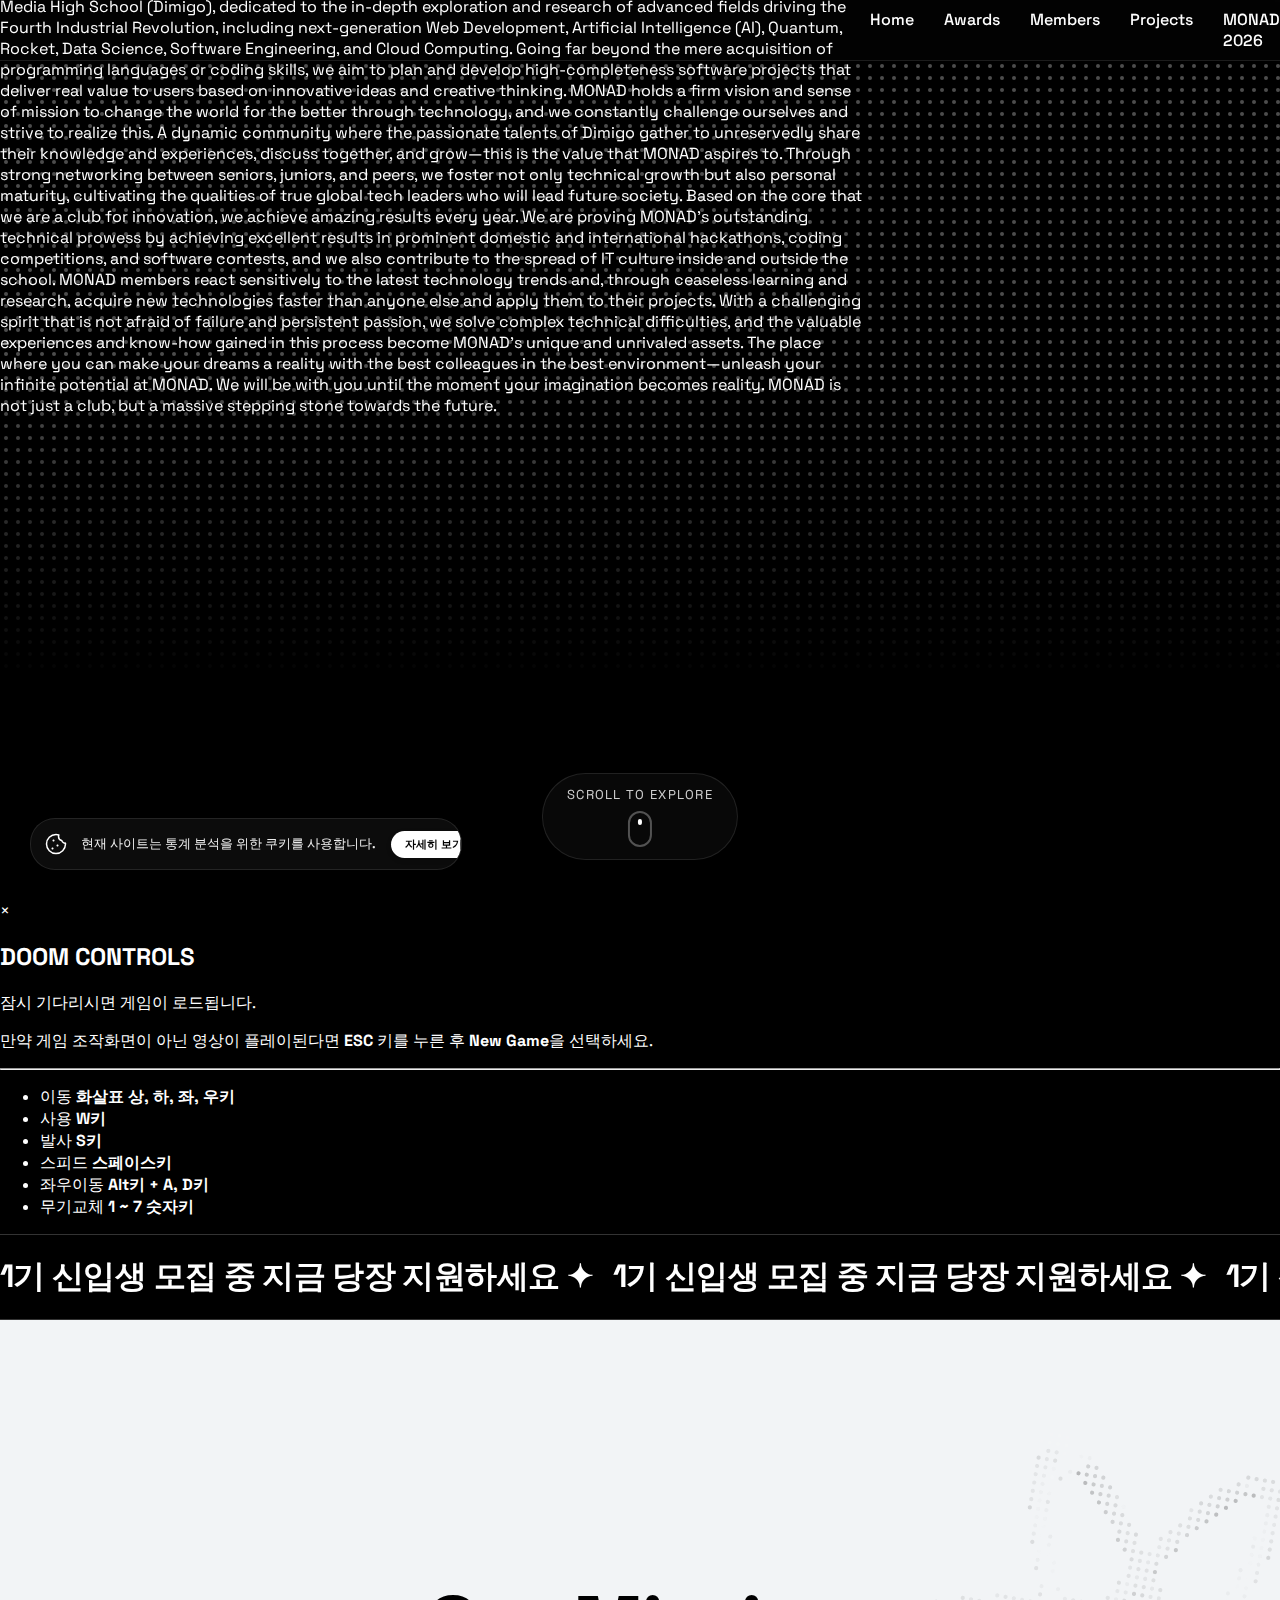
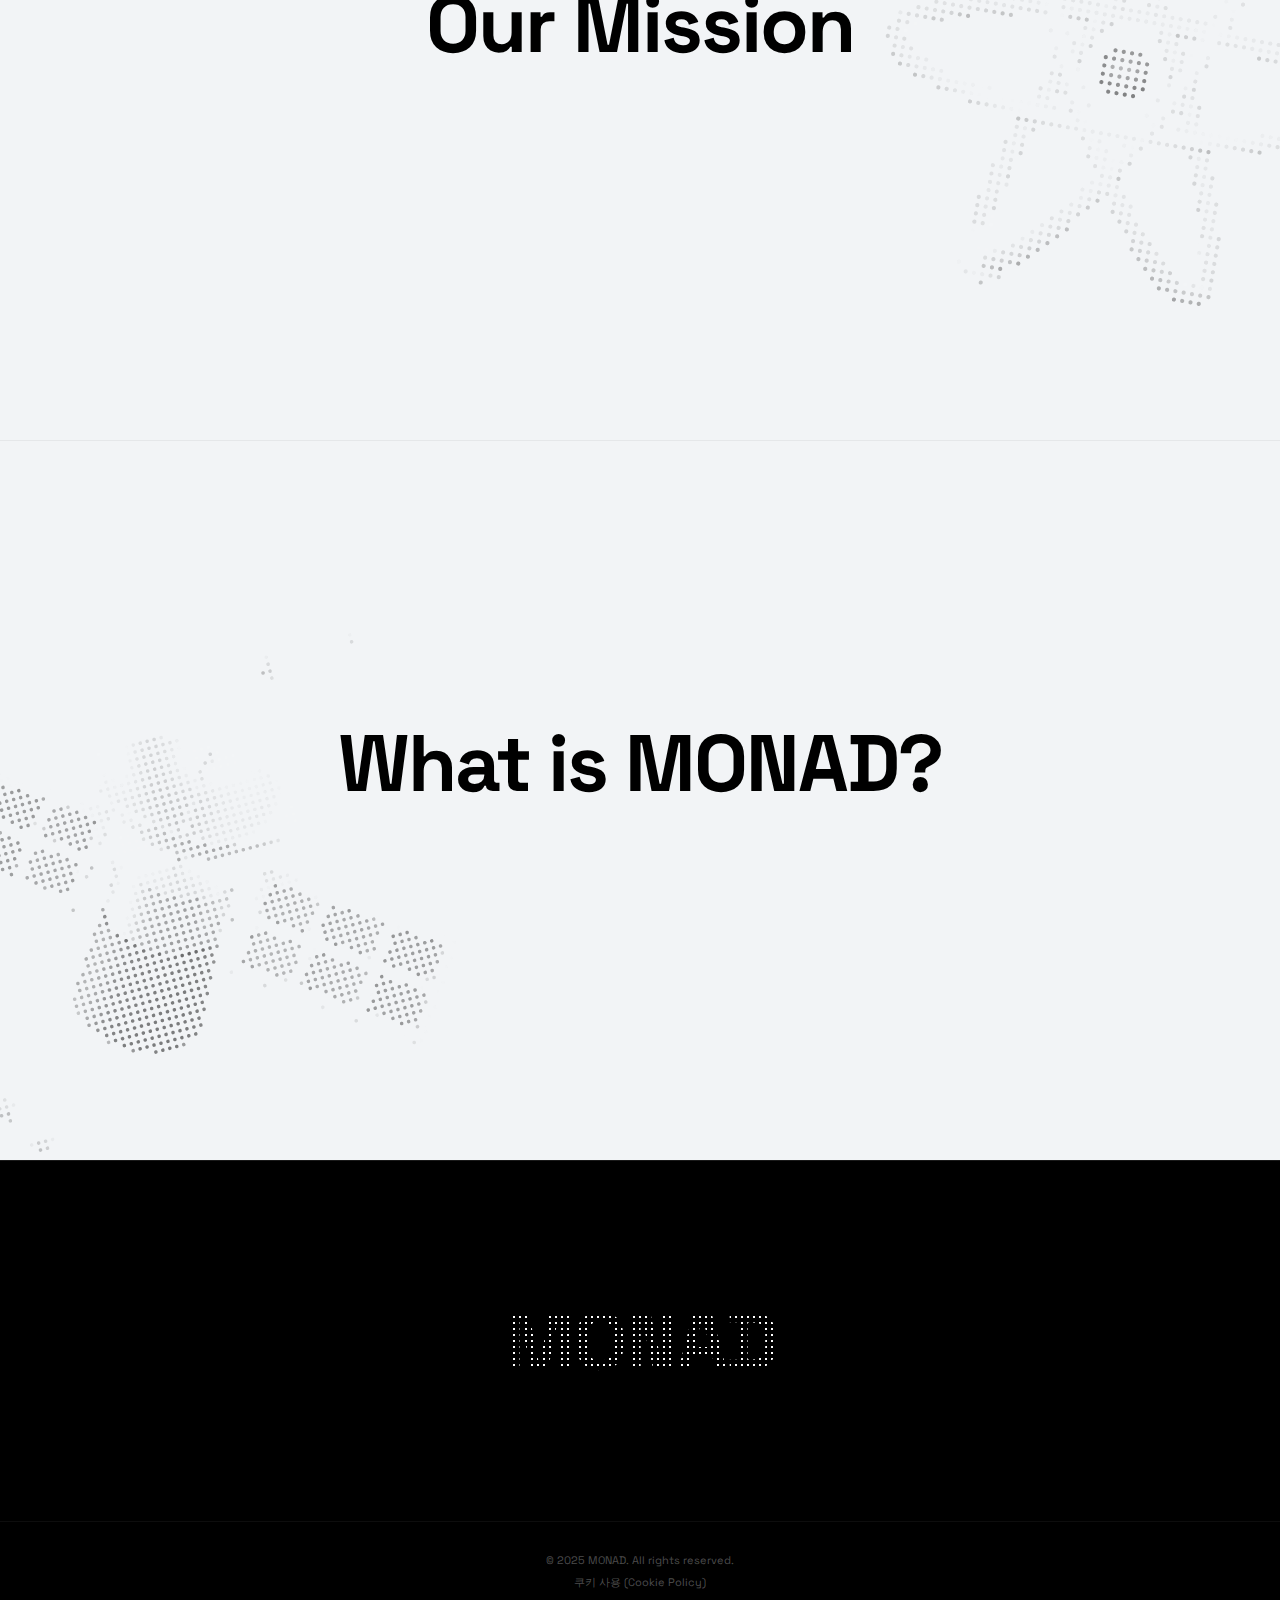
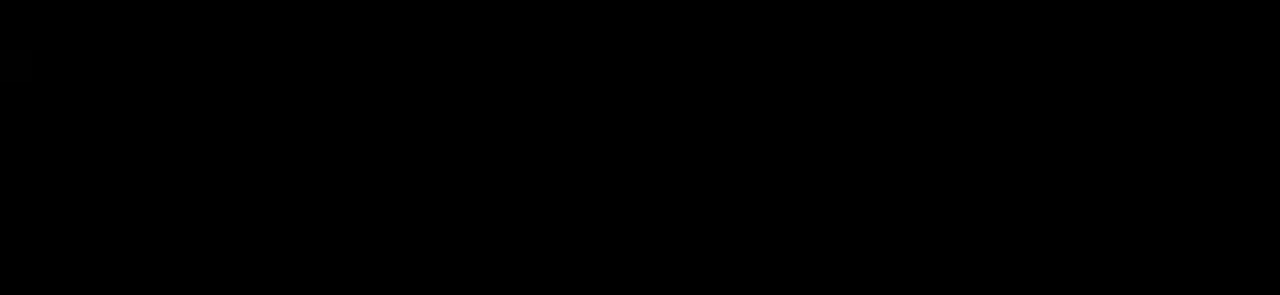
<file: index.html>
<!DOCTYPE html>
<html lang="ko">

<head>
  <!-- Google tag (gtag.js) -->
  <script async src="https://www.googletagmanager.com/gtag/js?id=G-X2SGEVJEDP"></script>
  <script>
    window.dataLayer = window.dataLayer || [];
    function gtag() { dataLayer.push(arguments); }
    gtag('js', new Date());

    gtag('config', 'G-X2SGEVJEDP');
  </script>
  <meta charset="UTF-8">
  <meta name="viewport" content="width=device-width, initial-scale=1.0">
  <title>MONAD | 모나드</title>
  <link rel="apple-touch-icon" sizes="57x57" href="./src/icons/apple-icon-57x57.png">
  <link rel="apple-touch-icon" sizes="60x60" href="./src/icons/apple-icon-60x60.png">
  <link rel="apple-touch-icon" sizes="72x72" href="./src/icons/apple-icon-72x72.png">
  <link rel="apple-touch-icon" sizes="76x76" href="./src/icons/apple-icon-76x76.png">
  <link rel="apple-touch-icon" sizes="114x114" href="./src/icons/apple-icon-114x114.png">
  <link rel="apple-touch-icon" sizes="120x120" href="./src/icons/apple-icon-120x120.png">
  <link rel="apple-touch-icon" sizes="144x144" href="./src/icons/apple-icon-144x144.png">
  <link rel="apple-touch-icon" sizes="152x152" href="./src/icons/apple-icon-152x152.png">
  <link rel="apple-touch-icon" sizes="180x180" href="./src/icons/apple-icon-180x180.png">
  <link rel="icon" type="image/png" sizes="192x192" href="./src/icons/android-icon-192x192.png">
  <link rel="icon" type="image/png" sizes="32x32" href="./src/icons/favicon-32x32.png">
  <link rel="icon" type="image/png" sizes="96x96" href="./src/icons/favicon-96x96.png">
  <link rel="icon" type="image/png" sizes="16x16" href="./src/icons/favicon-16x16.png">
  <link rel="manifest" href="./src/icons/manifest.json">
  <meta name="msapplication-TileColor" content="#ffffff">
  <meta name="msapplication-TileImage" content="./src/icons/ms-icon-144x144.png">
  <meta name="theme-color" content="#ffffff">
  <meta name="description" content="모나드는 디미고 최고의 첨단 기술 동아리입니다. 모나드는 기술을 통해 세상을 변화시킵니다.">
  <meta name="keywords"
    content="MONAD, Dimigo, Korea Digital Media High School, Programming Club, Coding Club, Web, AI, Software, 모나드, 디미고, 한국디지털미디어고등학교, 프로그래밍 동아리, 학술동아리, 웹, 인공지능, 소프트웨어, 모나드 동아리, Monad 동아리, 모나드 디미고, 디미고 모나드, Monad Dimigo">
  <meta property="og:type" content="website">
  <meta property="og:title" content="MONAD | 모나드">
  <meta property="og:description" content="Leading the future with Web, AI, and Software innovation at Dimigo.">
  <meta property="og:url" content="https://monad.io.kr">
  <link rel="canonical" href="https://monad.io.kr/">
  <meta name="twitter:card" content="summary_large_image">
  <meta name="twitter:title" content="MONAD | 모나드">
  <meta name="twitter:description" content="Leading the future with Web, AI, and Software innovation.">
  <link rel="preconnect" href="https://fonts.googleapis.com">
  <link rel="preconnect" href="https://fonts.gstatic.com" crossorigin>
  <link href="https://fonts.googleapis.com/css2?family=Inter:wght@900&display=swap" rel="stylesheet">
  <link href="https://fonts.googleapis.com/css2?family=Space+Grotesk:wght@300;400;500;700&display=swap"
    rel="stylesheet">
  <link rel="stylesheet" href="./style.css?v=1.3">
</head>

<body>
  <header id="main-header">
    <div class="seo-text">
      모나드(MONAD)는 한국디지털미디어고등학교(디미고)를 대표하는 명실상부한 최고의 첨단 기술 IT분야 창업 동아리로서, 차세대 웹 개발, 인공지능(AI), 로켓, 양자, 데이터 사이언스, 소프트웨어
      엔지니어링, 클라우드 컴퓨팅 등
      4차 산업혁명을 주도하는 다양한 첨단 기술 분야를 깊이 있게 탐구하고 연구합니다. 우리는 단순히 프로그래밍 언어나 코딩 기술을 배우는 차원을 넘어, 혁신적인 아이디어와 창의적인 사고를 바탕으로 실제
      사용자에게 가치를 전달할 수 있는 완성도 높은 소프트웨어 프로젝트를 기획하고 개발합니다. 모나드는 기술을 통해 세상을 더 나은 곳으로 변화시키겠다는 확고한 비전과 사명감을 가지고 있으며, 이를 실현하기
      위해 끊임없이 도전하고 노력합니다. 열정 넘치는 디미고의 인재들이 한자리에 모여 서로의 지식과 경험을 아낌없이 공유하고, 함께 토론하며 성장하는 역동적인 커뮤니티, 그것이 바로 모나드가 지향하는
      가치입니다. 선배와 후배, 동료 간의 끈끈한 네트워킹을 통해 기술적 성장은 물론 인격적인 성숙까지 도모하며, 미래 사회를 이끌어갈 진정한 글로벌 테크 리더로서의 자질을 함양합니다.

      우리는 매년 인류의 발전을 목표로 모여 놀라운 성과를 만들어내고 있습니다. 국내외 유수의 해커톤과 코딩 대회,
      소프트웨어 공모전에서 우수한 성적을 거두며 모나드의 뛰어난 기술력을 입증하고 있으며, 학교 내외에서 IT 문화 확산에도 기여하고 있습니다. 모나드 부원들은
      최신 기술 트렌드에 민감하게 반응하며, 끊임없는 학습과 연구를 통해 누구보다 빠르게 신기술을 습득하고 이를 자신의 프로젝트에 적용합니다. 실패를 두려워하지 않는 도전 정신과 끈기 있는 열정으로 복잡한
      기술적 난제들을 해결해 나가며, 이러한 과정에서 얻은 값진 경험과 노하우는 모나드만의 독보적인 자산이 됩니다. 최고의 환경에서 최고의 동료들과 함께 꿈을 현실로 만들어가는 곳, 모나드에서 여러분의 무한한
      잠재력을 마음껏 펼쳐보세요. 우리는 여러분의 상상력이 현실이 되는 그 순간까지 함께할 것입니다. 모나드는 단순한 동아리가 아닌, 미래를 향한 거대한 꿈의 발판입니다.

      MONAD is indisputably the premier cutting-edge technology club at Korea Digital Media High School (Dimigo),
      dedicated
      to the in-depth exploration and research of advanced fields driving the Fourth Industrial Revolution, including
      next-generation Web Development, Artificial Intelligence (AI), Quantum, Rocket, Data Science, Software
      Engineering, and Cloud Computing. Going far beyond the mere acquisition of programming languages or coding skills,
      we aim to plan and
      develop high-completeness software projects that deliver real value to users based on innovative ideas and
      creative thinking. MONAD holds a firm vision and sense of mission to change the world for the better through
      technology, and we constantly challenge ourselves and strive to realize this. A dynamic community where the
      passionate talents of Dimigo gather to unreservedly share their knowledge and experiences, discuss together, and
      grow—this is the value that MONAD aspires to. Through strong networking between seniors, juniors, and peers, we
      foster not only technical growth but also personal maturity, cultivating the qualities of true global tech leaders
      who will lead future society.

      Based on the core that we are a club for innovation, we achieve amazing results every year.
      We are proving MONAD's outstanding technical prowess by achieving excellent results in prominent domestic and
      international hackathons, coding competitions, and software contests, and we also contribute to the spread of IT
      culture inside and outside the school.
      MONAD members react sensitively to the latest technology trends and, through ceaseless learning and research,
      acquire new technologies faster than anyone else and apply them to their projects. With a challenging spirit that
      is not afraid of failure and persistent passion, we solve complex technical difficulties, and the valuable
      experiences and know-how gained in this process become MONAD's unique and unrivaled assets. The place where you
      can make your dreams a reality with the best colleagues in the best environment—unleash your infinite potential at
      MONAD. We will be with you until the moment your imagination becomes reality. MONAD is not just a club, but a
      massive stepping stone towards the future.
    </div>
    <!-- Logo removed as requested -->
    <button id="menu-toggle" aria-label="Toggle Menu">
      <span></span>
      <span></span>
    </button>
    <nav id="main-nav"></nav>
  </header>
  <canvas id="dot-canvas"></canvas>

  <div class="spacer"></div>

  <!-- Scroll Prompt -->
  <div id="scroll-prompt">
    <span>Scroll to explore</span>
    <div class="scroll-icon"></div>
  </div>

  <div id="game-controls">
    <div class="controls-row">
      <button id="btn-play">▶</button>
      <button id="btn-pause">❚❚</button>
      <button id="btn-reset">⟳</button>
      <button id="btn-close">✕</button>
      <button id="btn-help">?</button>
    </div>
  </div>

  <div id="help-modal" class="modal">
    <div class="modal-content">
      <span class="modal-close">&times;</span>
      <h2>DOOM CONTROLS</h2>
      <div class="help-text">
        <p class="highlight">잠시 기다리시면 게임이 로드됩니다.</p>
        <p>만약 게임 조작화면이 아닌 영상이 플레이된다면 <strong>ESC</strong> 키를 누른 후 <strong>New Game</strong>을 선택하세요.</p>
        <hr>
        <ul class="controls-list">
          <li><span>이동</span> <strong>화살표 상, 하, 좌, 우키</strong></li>
          <li><span>사용</span> <strong>W키</strong></li>
          <li><span>발사</span> <strong>S키</strong></li>
          <li><span>스피드</span> <strong>스페이스키</strong></li>
          <li><span>좌우이동</span> <strong>Alt키 + A, D키</strong></li>
          <li><span>무기교체</span> <strong>1 ~ 7 숫자키</strong></li>
        </ul>
      </div>
    </div>
  </div>

  <div id="recruit-marquee">
    <a href="monad2026.html" class="marquee-link">
      <div class="marquee-track">
        <!-- Content duplicated for seamless loop -->
        <span>1기 신입생 모집 중 지금 당장 지원하세요 ✦</span>
        <span>1기 신입생 모집 중 지금 당장 지원하세요 ✦</span>
        <span>1기 신입생 모집 중 지금 당장 지원하세요 ✦</span>
        <span>1기 신입생 모집 중 지금 당장 지원하세요 ✦</span>
        <span>1기 신입생 모집 중 지금 당장 지원하세요 ✦</span>
        <span>1기 신입생 모집 중 지금 당장 지원하세요 ✦</span>
        <span>1기 신입생 모집 중 지금 당장 지원하세요 ✦</span>
        <span>1기 신입생 모집 중 지금 당장 지원하세요 ✦</span>
      </div>
    </a>
  </div>

  <section id="mission">
    <img src="src/atom.svg" alt="" class="deco-img atom-img">
    <div class="mission-content">
      <h2>Our Mission</h2>
      <p>
        인류의 발전을 위한 발걸음<br>
        monad는 디미고 최고의 인재들이 모여 인류의 발전을 위해 기술과 IT를 탐구하고 변화를 이끌어내는 것을 목표로 합니다.
      </p>
    </div>
  </section>

  <section id="what-is-monad">
    <img src="src/satellite.svg" alt="" class="deco-img satellite-img">
    <div class="mission-content">
      <h2>What is MONAD?</h2>
      <p>
        monad는 양자, 로켓, 소프트웨어 등 첨단 기술을 탐구하고 이를 활용하여 내일을 변화시킵니다.
      </p>
    </div>
  </section>



  <div id="footer-placeholder"></div>

  <video id="bad-apple-video" src="assets/bad_apple.mp4" loop muted playsinline></video>

  <!-- Scripts -->
  <script src="./js/config.js?v=1.1"></script>
  <script src="https://js-dos.com/6.22/current/js-dos.js"></script>
  <script src="js/doom_adapter.js"></script>
  <script src="js/tetris.js"></script>
  <script src="./js/main.js?v=1.1"></script>
  <script src="./js/footer.js?v=1.1"></script>
  <script src="./js/cookie-consent.js?v=1.1"></script>
</body>

</html>
</file>
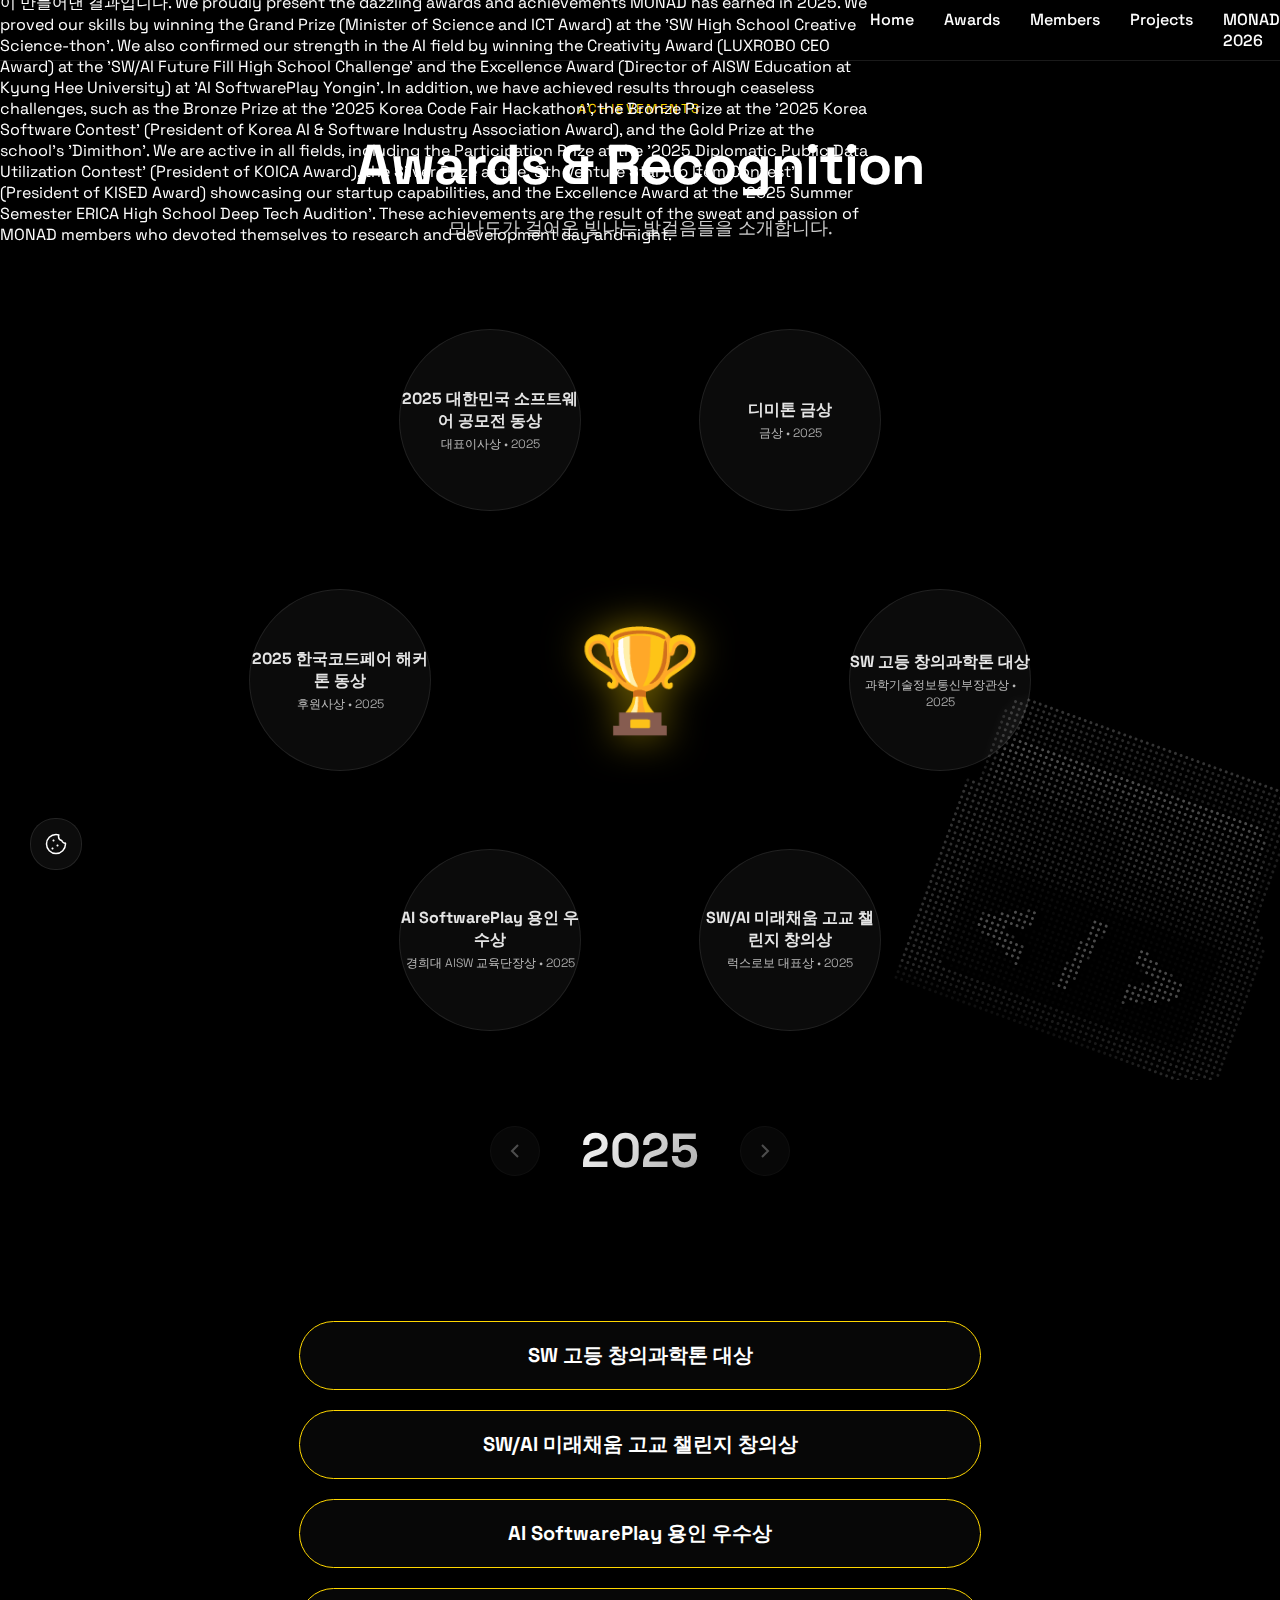
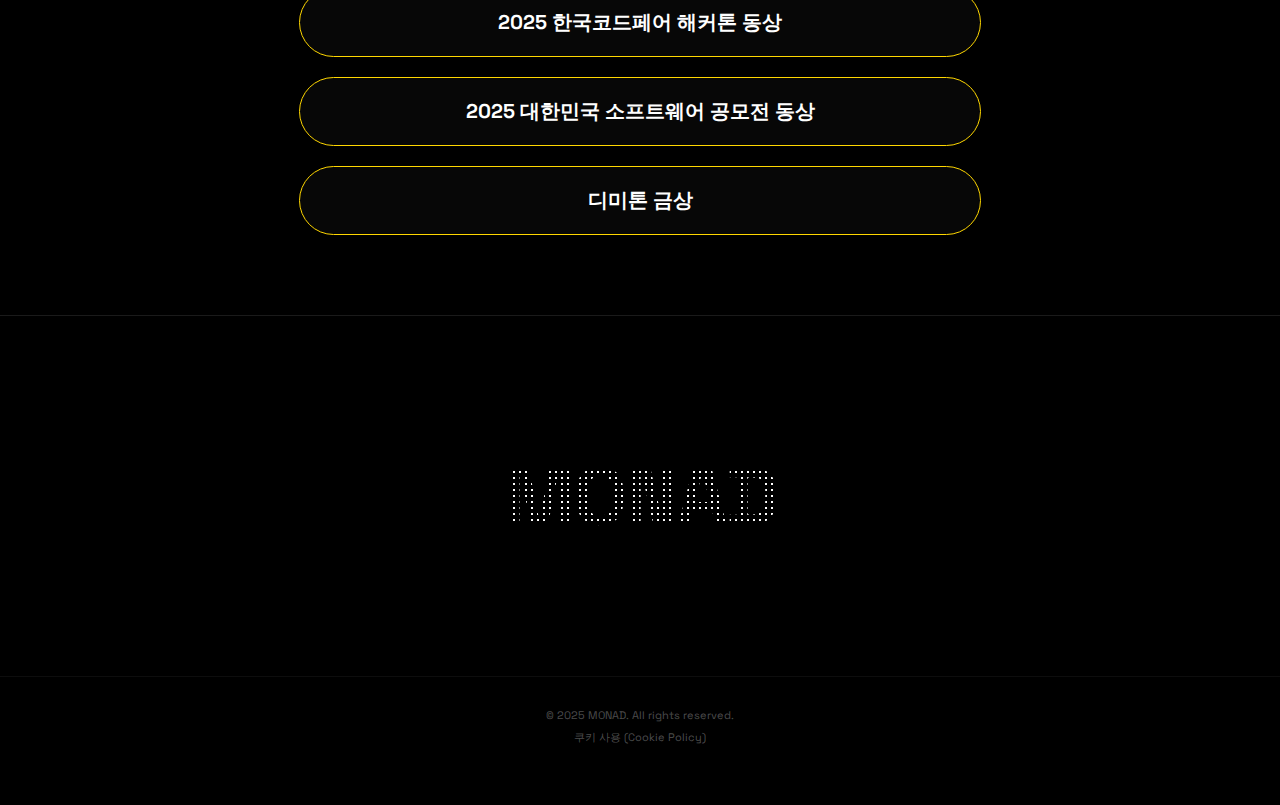
<file: awards.html>
<!DOCTYPE html>
<html lang="ko">

<head>
  <meta charset="UTF-8">
  <meta name="viewport" content="width=device-width, initial-scale=1.0">
  <title>MONAD - Awards</title>
  <link rel="canonical" href="https://monad.io.kr/awards">
  <meta property="og:title" content="MONAD - Awards">
  <meta property="og:description" content="모나드 - 수상 실적">
  <meta property="og:image" content="https://monad.io.kr/src/og-image.png">
  <meta property="og:url" content="https://monad.io.kr/awards">
  <link rel="icon" href="src/favicon.ico">
  <link href="https://fonts.googleapis.com/css2?family=Space+Grotesk:wght@300;400;500;700&display=swap"
    rel="stylesheet">
  <link rel="stylesheet" href="./style.css?v=1.4">

</head>

<body>
  <header id="main-header">
    <div class="seo-text">
      모나드(MONAD)가 2025년 한 해 동안 국내외 다양한 대회에서 거둔 눈부신 수상 실적을 소개합니다. 우리는 'SW 고등 창의과학톤'에서 영예의 대상(과학기술정보통신부장관상)을 수상하며 그 실력을
      입증하였습니다. 또한 'SW/AI 미래채움 고교 챌린지'에서 창의상(럭스로보 대표상), 'AI SoftwarePlay 용인'에서 우수상(경희대 AISW 교육단장상)을 거머쥐며 인공지능 분야의 강자임을
      확인시켰습니다. 뿐만 아니라 '2025 한국코드페어 해커톤' 동상, '2025 대한민국 소프트웨어 공모전' 동상(한국인공지능·소프트웨어산업협회장상), 교내 대회인 '디미톤'에서의 금상 수상 등 쉴 새 없는
      도전으로 성과를 만들어냈습니다. 공공 데이터를 활용한 '2025 외교 공공데이터 활용 경진대회' 장려상(한국국제협력단장상)과 창업 역량을 뽐낸 '제 9회 벤처창업아이템 경진대회' 은상(창업진흥원장상),
      그리고 '2025 여름학기 ERICA 고교 딥테크 오디션' 우수상까지, 분야를 가리지 않는 전방위적인 활약을 펼치고 있습니다. 이러한 성과는 밤낮없이 연구하고 개발에 매진한 모나드 부원들의 땀과 열정이
      만들어낸 결과입니다.

      We proudly present the dazzling awards and achievements MONAD has earned in 2025. We proved our skills by winning
      the Grand Prize (Minister of Science and ICT Award) at the 'SW High School Creative Science-thon'. We also
      confirmed our strength in the AI field by winning the Creativity Award (LUXROBO CEO Award) at the 'SW/AI Future
      Fill High School Challenge' and the Excellence Award (Director of AISW Education at Kyung Hee University) at 'AI
      SoftwarePlay Yongin'. In addition, we have achieved results through ceaseless challenges, such as the Bronze Prize
      at the '2025 Korea Code Fair Hackathon', the Bronze Prize at the '2025 Korea Software Contest' (President of Korea
      AI & Software Industry Association Award), and the Gold Prize at the school's 'Dimithon'. We are active in all
      fields, including the Participation Prize at the '2025 Diplomatic Public Data Utilization Contest' (President of
      KOICA Award), the Silver Prize at the '9th Venture Startup Item Contest' (President of KISED Award) showcasing our
      startup capabilities, and the Excellence Award at the '2025 Summer Semester ERICA High School Deep Tech Audition'.
      These achievements are the result of the sweat and passion of MONAD members who devoted themselves to research and
      development day and night.
    </div>
    <button id="menu-toggle" aria-label="Toggle Menu">
      <span></span>
      <span></span>
    </button>
    <nav id="main-nav"></nav>
  </header>

  <main id="awards-page">
    <div class="awards-hero">
      <span class="eyebrow">ACHIEVEMENTS</span>
      <h1>Awards & Recognition</h1>
      <p class="lede">모나드가 걸어온 빛나는 발걸음들을 소개합니다.</p>
    </div>

    <section id="awards-section">
      <img src="src/coding-folder.svg" alt="" class="deco-img folder-img">
      <div id="trophy">🏆</div>
      <div id="awards-orbit"></div>
    </section>

    <!-- Year Navigator -->
    <div id="year-navigator">
      <button id="prev-year-btn" class="year-nav-btn" aria-label="Previous Year">
        <svg width="24" height="24" viewBox="0 0 24 24" fill="none" stroke="currentColor" stroke-width="2">
          <path d="M15 18l-6-6 6-6" />
        </svg>
      </button>
      <span id="current-year-display"></span>
      <button id="next-year-btn" class="year-nav-btn" aria-label="Next Year">
        <svg width="24" height="24" viewBox="0 0 24 24" fill="none" stroke="currentColor" stroke-width="2">
          <path d="M9 18l6-6-6-6" />
        </svg>
      </button>
    </div>

    <section id="awards-list"></section>
  </main>

  <div id="footer-placeholder"></div>

  <!-- Scripts -->
  <script src="./js/config.js?v=1.1"></script>
  <script src="./js/awards.js?v=1.1"></script>
  <script src="./js/footer.js?v=1.1"></script>
  <script src="./js/cookie-consent.js?v=1.1"></script>
</body>

</html>
</file>
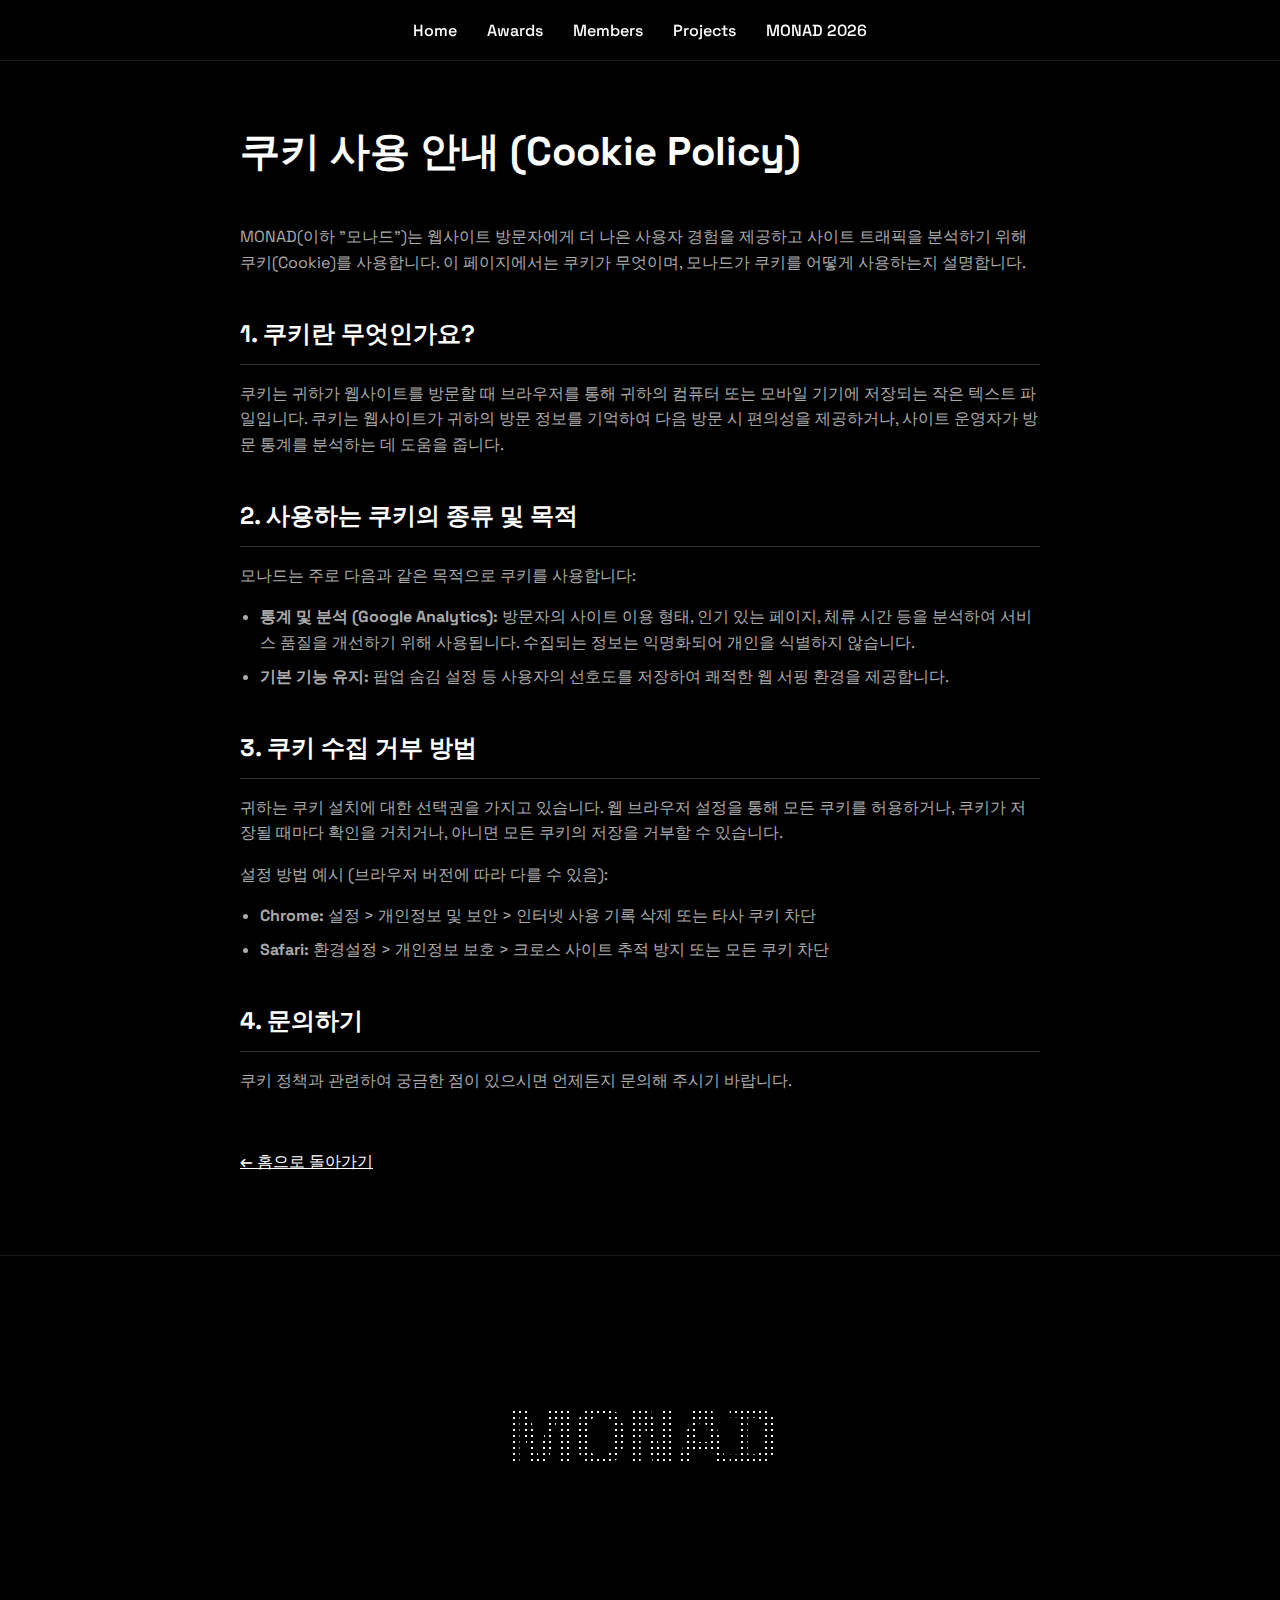
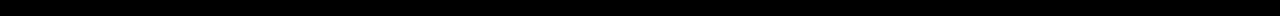
<file: cookies.html>
<!DOCTYPE html>
<html lang="ko">

<head>
  <!-- Google tag (gtag.js) -->
  <script async src="https://www.googletagmanager.com/gtag/js?id=G-X2SGEVJEDP"></script>
  <script>
    window.dataLayer = window.dataLayer || [];
    function gtag() { dataLayer.push(arguments); }
    gtag('js', new Date());

    gtag('config', 'G-X2SGEVJEDP');
  </script>
  <meta charset="UTF-8">
  <meta name="viewport" content="width=device-width, initial-scale=1.0">
  <title>Cookie Policy - MONAD | 쿠키 정책</title>
  <link rel="apple-touch-icon" sizes="57x57" href="./src/icons/apple-icon-57x57.png">
  <link rel="apple-touch-icon" sizes="60x60" href="./src/icons/apple-icon-60x60.png">
  <link rel="apple-touch-icon" sizes="72x72" href="./src/icons/apple-icon-72x72.png">
  <link rel="apple-touch-icon" sizes="76x76" href="./src/icons/apple-icon-76x76.png">
  <link rel="apple-touch-icon" sizes="114x114" href="./src/icons/apple-icon-114x114.png">
  <link rel="apple-touch-icon" sizes="120x120" href="./src/icons/apple-icon-120x120.png">
  <link rel="apple-touch-icon" sizes="144x144" href="./src/icons/apple-icon-144x144.png">
  <link rel="apple-touch-icon" sizes="152x152" href="./src/icons/apple-icon-152x152.png">
  <link rel="apple-touch-icon" sizes="180x180" href="./src/icons/apple-icon-180x180.png">
  <link rel="icon" type="image/png" sizes="192x192" href="./src/icons/android-icon-192x192.png">
  <link rel="icon" type="image/png" sizes="32x32" href="./src/icons/favicon-32x32.png">
  <link rel="icon" type="image/png" sizes="96x96" href="./src/icons/favicon-96x96.png">
  <link rel="icon" type="image/png" sizes="16x16" href="./src/icons/favicon-16x16.png">
  <meta name="description" content="모나드 웹사이트의 쿠키 사용 목적과 정책에 대해 안내합니다.">
  <meta property="og:type" content="website">
  <meta property="og:title" content="Cookie Policy - MONAD | 쿠키 정책">
  <meta property="og:url" content="https://monad.io.kr/cookies.html">
  <link rel="preconnect" href="https://fonts.googleapis.com">
  <link rel="preconnect" href="https://fonts.gstatic.com" crossorigin>
  <link
    href="https://fonts.googleapis.com/css2?family=Inter:wght@400;700;900&family=Space+Grotesk:wght@300;400;500;700&display=swap"
    rel="stylesheet">
  <link rel="stylesheet" href="./style.css?v=1.0">
  <style>
    .policy-container {
      max-width: 800px;
      margin: 120px auto 80px;
      padding: 0 20px;
      color: #e0e0e0;
      line-height: 1.6;
    }

    .policy-container h1 {
      font-size: 2.5rem;
      margin-bottom: 40px;
      font-weight: 700;
      color: #fff;
    }

    .policy-container h2 {
      font-size: 1.5rem;
      margin-top: 40px;
      margin-bottom: 16px;
      color: #fff;
      border-bottom: 1px solid #333;
      padding-bottom: 10px;
    }

    .policy-container p {
      margin-bottom: 16px;
      font-size: 1rem;
      color: #aaa;
    }

    .policy-container ul {
      margin-bottom: 20px;
      padding-left: 20px;
      color: #aaa;
    }

    .policy-container li {
      margin-bottom: 8px;
    }

    .back-link {
      display: inline-block;
      margin-top: 40px;
      color: #fff;
      text-decoration: underline;
      font-weight: 500;
    }
  </style>
</head>

<body>
  <header id="main-header">
    <button id="menu-toggle" aria-label="Toggle Menu">
      <span></span>
      <span></span>
    </button>
    <nav id="main-nav"></nav>
  </header>

  <main class="policy-container">
    <h1>쿠키 사용 안내 (Cookie Policy)</h1>

    <p>MONAD(이하 "모나드")는 웹사이트 방문자에게 더 나은 사용자 경험을 제공하고 사이트 트래픽을 분석하기 위해 쿠키(Cookie)를 사용합니다. 이 페이지에서는 쿠키가 무엇이며, 모나드가 쿠키를 어떻게
      사용하는지 설명합니다.</p>

    <h2>1. 쿠키란 무엇인가요?</h2>
    <p>쿠키는 귀하가 웹사이트를 방문할 때 브라우저를 통해 귀하의 컴퓨터 또는 모바일 기기에 저장되는 작은 텍스트 파일입니다. 쿠키는 웹사이트가 귀하의 방문 정보를 기억하여 다음 방문 시 편의성을 제공하거나,
      사이트 운영자가 방문 통계를 분석하는 데 도움을 줍니다.</p>

    <h2>2. 사용하는 쿠키의 종류 및 목적</h2>
    <p>모나드는 주로 다음과 같은 목적으로 쿠키를 사용합니다:</p>
    <ul>
      <li><strong>통계 및 분석 (Google Analytics):</strong> 방문자의 사이트 이용 형태, 인기 있는 페이지, 체류 시간 등을 분석하여 서비스 품질을 개선하기 위해 사용됩니다.
        수집되는 정보는 익명화되어 개인을 식별하지 않습니다.</li>
      <li><strong>기본 기능 유지:</strong> 팝업 숨김 설정 등 사용자의 선호도를 저장하여 쾌적한 웹 서핑 환경을 제공합니다.</li>
    </ul>

    <h2>3. 쿠키 수집 거부 방법</h2>
    <p>귀하는 쿠키 설치에 대한 선택권을 가지고 있습니다. 웹 브라우저 설정을 통해 모든 쿠키를 허용하거나, 쿠키가 저장될 때마다 확인을 거치거나, 아니면 모든 쿠키의 저장을 거부할 수 있습니다.</p>
    <p>설정 방법 예시 (브라우저 버전에 따라 다를 수 있음):</p>
    <ul>
      <li><strong>Chrome:</strong> 설정 > 개인정보 및 보안 > 인터넷 사용 기록 삭제 또는 타사 쿠키 차단</li>
      <li><strong>Safari:</strong> 환경설정 > 개인정보 보호 > 크로스 사이트 추적 방지 또는 모든 쿠키 차단</li>
    </ul>

    <h2>4. 문의하기</h2>
    <p>쿠키 정책과 관련하여 궁금한 점이 있으시면 언제든지 문의해 주시기 바랍니다.</p>

    <a href="index.html" class="back-link">← 홈으로 돌아가기</a>
  </main>

  <footer id="main-footer">
    <div class="footer-dot-text" id="footer-text">MONAD</div>
    <!-- Cookie link will be injected here by JS or static HTML -->
  </footer>

  <script src="./js/config.js?v=1.0"></script>
  <script src="./js/main.js?v=1.0"></script>
</body>

</html>
</file>
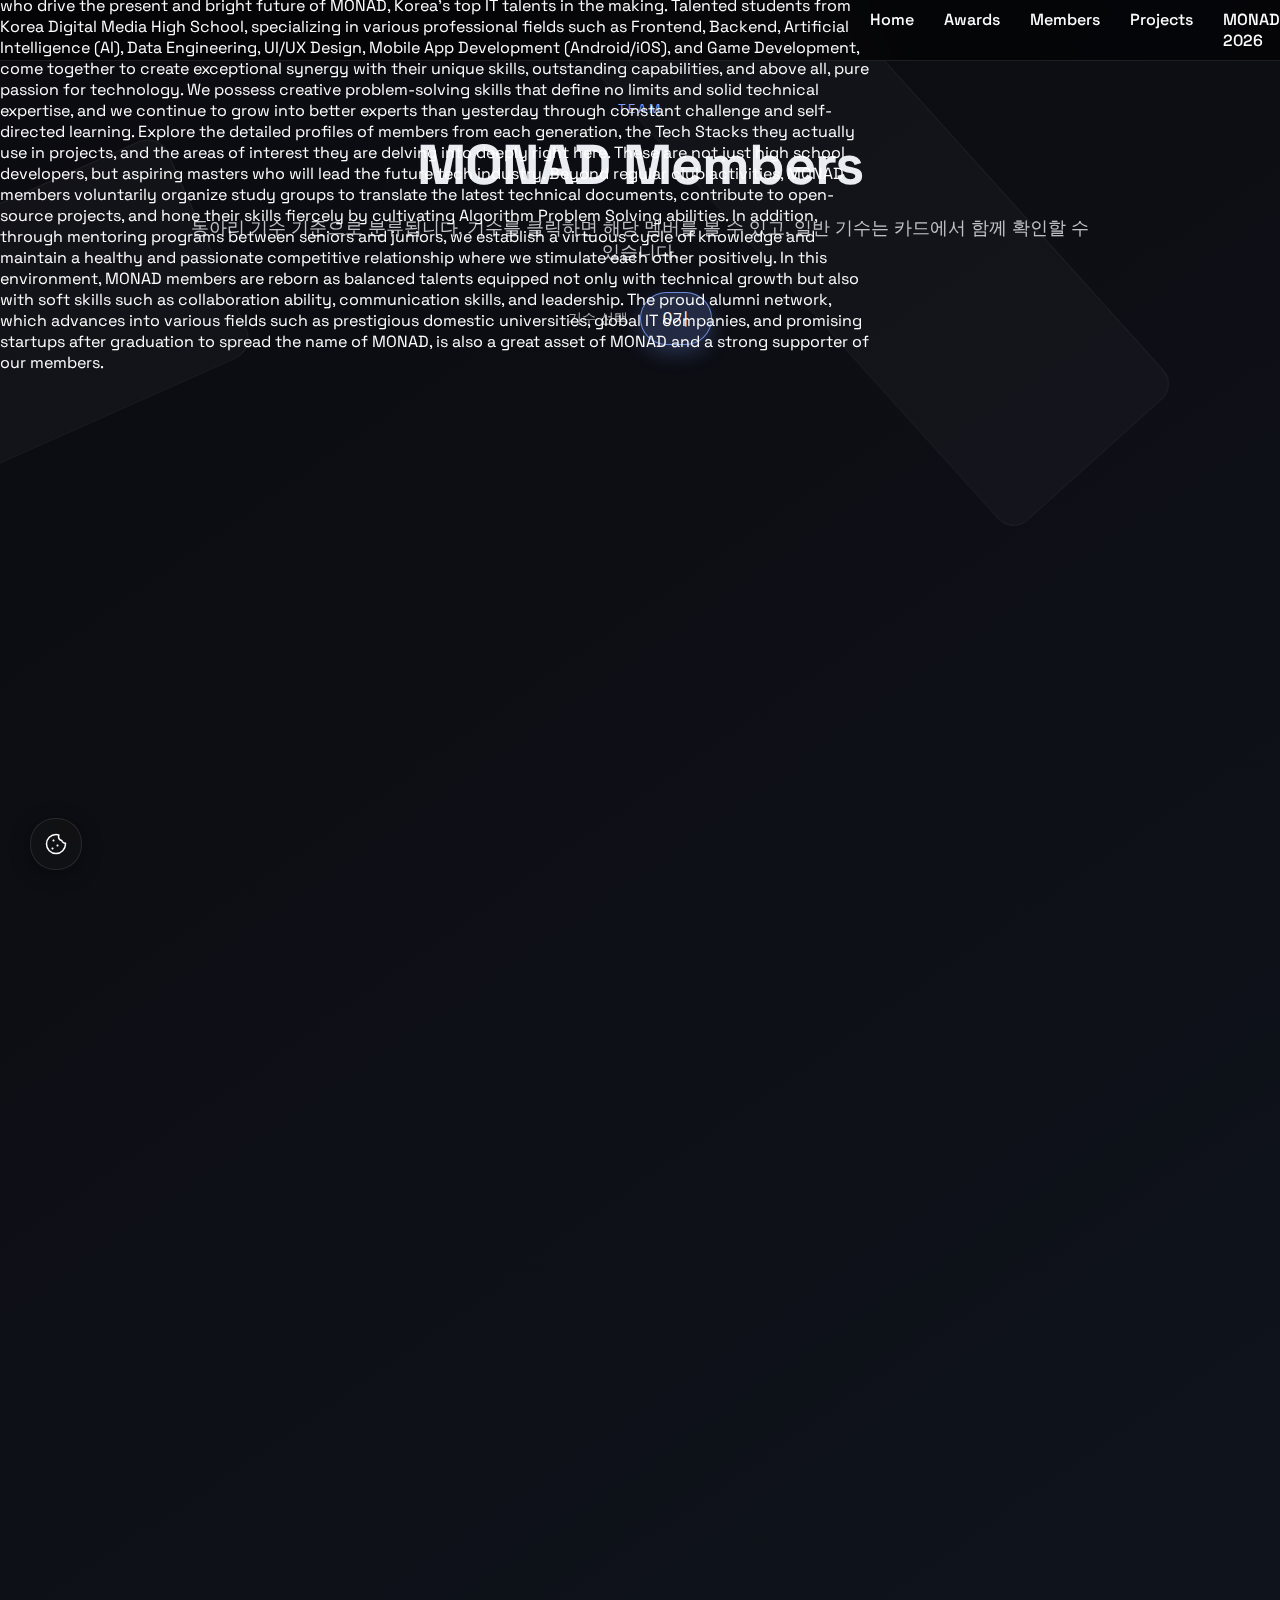
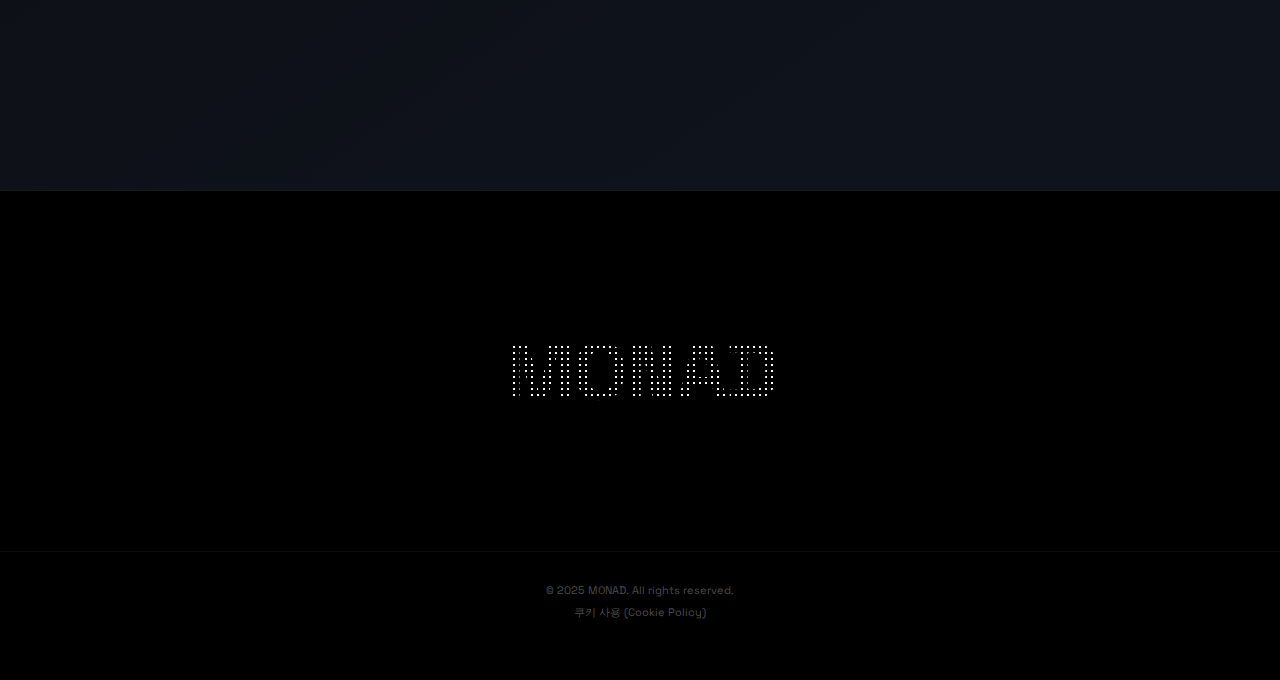
<file: member.html>
<!DOCTYPE html>
<html lang="ko">

<head>
  <!-- Google tag (gtag.js) -->
  <script async src="https://www.googletagmanager.com/gtag/js?id=G-X2SGEVJEDP"></script>
  <script>
    window.dataLayer = window.dataLayer || [];
    function gtag() { dataLayer.push(arguments); }
    gtag('js', new Date());

    gtag('config', 'G-X2SGEVJEDP');
  </script>
  <meta charset="UTF-8">
  <meta name="viewport" content="width=device-width, initial-scale=1.0">
  <title>MONAD | 모나드 멤버 소개</title>
  <link rel="apple-touch-icon" sizes="57x57" href="./src/icons/apple-icon-57x57.png">
  <link rel="apple-touch-icon" sizes="60x60" href="./src/icons/apple-icon-60x60.png">
  <link rel="apple-touch-icon" sizes="72x72" href="./src/icons/apple-icon-72x72.png">
  <link rel="apple-touch-icon" sizes="76x76" href="./src/icons/apple-icon-76x76.png">
  <link rel="apple-touch-icon" sizes="114x114" href="./src/icons/apple-icon-114x114.png">
  <link rel="apple-touch-icon" sizes="120x120" href="./src/icons/apple-icon-120x120.png">
  <link rel="apple-touch-icon" sizes="144x144" href="./src/icons/apple-icon-144x144.png">
  <link rel="apple-touch-icon" sizes="152x152" href="./src/icons/apple-icon-152x152.png">
  <link rel="apple-touch-icon" sizes="180x180" href="./src/icons/apple-icon-180x180.png">
  <link rel="icon" type="image/png" sizes="192x192" href="./src/icons/android-icon-192x192.png">
  <link rel="icon" type="image/png" sizes="32x32" href="./src/icons/favicon-32x32.png">
  <link rel="icon" type="image/png" sizes="96x96" href="./src/icons/favicon-96x96.png">
  <link rel="icon" type="image/png" sizes="16x16" href="./src/icons/favicon-16x16.png">
  <meta name="description" content="모나드의 핵심 멤버들을 소개합니다. 각 분야에서 활약하는 열정적인 부원들과 함께합니다.">
  <meta name="keywords"
    content="MONAD, Dimigo, Korea Digital Media High School, Programming Club, Coding Club, Web, AI, Software, 모나드, 디미고, 한국디지털미디어고등학교, 프로그래밍 동아리, 학술동아리, 웹, 인공지능, 소프트웨어, 모나드 동아리, Monad 동아리, 모나드 디미고, 디미고 모나드, Monad Dimigo">
  <meta property="og:type" content="website">
  <meta property="og:title" content="MONAD | 모나드 멤버 소개">
  <meta property="og:description" content="모나드의 핵심 멤버들을 소개합니다. 각 분야에서 활약하는 열정적인 부원들과 함께합니다.">
  <meta property="og:url" content="https://monad.io.kr/member">
  <link rel="canonical" href="https://monad.io.kr/member">
  <meta name="twitter:card" content="summary_large_image">
  <meta name="twitter:title" content="MONAD | 모나드 멤버 소개">
  <meta name="twitter:description" content="모나드의 핵심 멤버들을 소개합니다.">
  <link rel="preconnect" href="https://fonts.googleapis.com">
  <link rel="preconnect" href="https://fonts.gstatic.com" crossorigin>
  <link href="https://fonts.googleapis.com/css2?family=Inter:wght@900&display=swap" rel="stylesheet">
  <link href="https://fonts.googleapis.com/css2?family=Space+Grotesk:wght@300;400;500;700&display=swap"
    rel="stylesheet">
  <link rel="stylesheet" href="./style.css?v=1.4">
</head>

<body>
  <header id="main-header">
    <div class="seo-text">
      모나드의 현재와 미래를 이끌어가는 대한민국 최고의 IT 인재들, 바로 모나드의 핵심 멤버들을 소개합니다. 프론트엔드(Frontend), 백엔드(Backend), 인공지능(AI), 데이터 엔지니어링(Data
      Engineering), UI/UX 디자인(Design), 모바일 앱 개발(Android/iOS), 게임 개발(Game Dev) 등 각 전문 분야에서 독보적인 기량과 탁월한 역량, 그리고 무엇보다 기술에
      대한 순수한 열정을 지닌 디미고 학생들이 모여 최고의 시너지를 내고 있습니다. 우리는 한계를 규정짓지 않는 창의적인 문제 해결 능력과 탄탄한 기술적 전문성을 겸비하고 있으며, 끊임없는 도전과 자기 주도적인
      학습을 통해 어제보다 더 나은 전문가로 성장하고 있습니다. 각 기수별 멤버들의 상세한 프로필과 그들이 실제 프로젝트에서 활용하고 있는 기술 스택(Tech Stack), 그리고 깊이 파고들고 있는 관심
      분야를 여기에서 하나하나 확인해 보세요. 이들은 단순한 고등학생 개발자가 아닌, 미래의 테크 업계를 이끌어갈 예비 거장들입니다.

      모나드의 멤버들은 정규 동아리 활동 시간 외에도 자발적으로 스터디 그룹을 조직하여 최신 기술 문서를 번역하거나, 오픈 소스 프로젝트에 기여(Contribution)하고, 알고리즘 문제 해결(Problem
      Solving) 능력을 기르는 등 치열하게 실력을 갈고닦고 있습니다. 또한, 선후배 간의 멘토링 프로그램을 통해 지식의 선순환 구조를 확립하고, 서로가 서로에게 긍정적인 자극을 주는 건전하고 열정적인 경쟁
      관계를 유지합니다. 이러한 환경 속에서 모나드 멤버들은 기술적인 성장뿐만 아니라 협업 능력, 커뮤니케이션 스킬, 리더십 등 소프트 스킬까지 고루 갖춘 균형 잡힌 인재로 거듭납니다. 졸업 후에도 국내 명문
      대학은 물론 글로벌 IT 기업, 유망 스타트업 등 다양한 분야로 진출하여 모나드의 이름을 널리 알리고 있는 자랑스러운 동문 네트워크 또한 모나드의 큰 자산이자 멤버들의 든든한 지원군입니다.

      Meet the core members who drive the present and bright future of MONAD, Korea's top IT talents in the making.
      Talented students from Korea Digital Media High School, specializing in various professional fields such as
      Frontend, Backend, Artificial Intelligence (AI), Data Engineering, UI/UX Design, Mobile App Development
      (Android/iOS), and Game Development, come together to create exceptional synergy with their unique skills,
      outstanding capabilities, and above all, pure passion for technology. We possess creative problem-solving skills
      that define no limits and solid technical expertise, and we continue to grow into better experts than yesterday
      through constant challenge and self-directed learning. Explore the detailed profiles of members from each
      generation, the Tech Stacks they actually use in projects, and the areas of interest they are delving into deeply
      right here. These are not just high school developers, but aspiring masters who will lead the future tech
      industry.

      Beyond regular club activities, MONAD members voluntarily organize study groups to translate the latest technical
      documents, contribute to open-source projects, and hone their skills fiercely by cultivating Algorithm Problem
      Solving abilities. In addition, through mentoring programs between seniors and juniors, we establish a virtuous
      cycle of knowledge and maintain a healthy and passionate competitive relationship where we stimulate each other
      positively. In this environment, MONAD members are reborn as balanced talents equipped not only with technical
      growth but also with soft skills such as collaboration ability, communication skills, and leadership. The proud
      alumni network, which advances into various fields such as prestigious domestic universities, global IT companies,
      and promising startups after graduation to spread the name of MONAD, is also a great asset of MONAD and a strong
      supporter of our members.
    </div>
    <button id="menu-toggle" aria-label="Toggle Menu">
      <span></span>
      <span></span>
    </button>
    <nav id="main-nav"></nav>
  </header>

  <main id="members-page">
    <div class="member-hero">
      <p class="eyebrow">TEAM</p>
      <h1>MONAD Members</h1>
      <p class="lede">동아리 기수 기준으로 분류됩니다. 기수를 클릭하면 해당 멤버를 볼 수 있고, 일반 기수는 카드에서 함께 확인할 수 있습니다.</p>
      <div class="selector-row">
        <span class="selector-label">기수 선택</span>
        <div id="cohort-buttons" class="cohort-buttons"></div>
      </div>
    </div>

    <div id="members-container"></div>
  </main>

  <div id="footer-placeholder"></div>

  <!-- Scripts -->
  <script src="./js/config.js?v=1.1"></script>
  <script src="./js/members.js?v=1.1"></script>
  <script src="./js/footer.js?v=1.1"></script>
  <script src="./js/cookie-consent.js?v=1.1"></script>
</body>

</html>
</file>
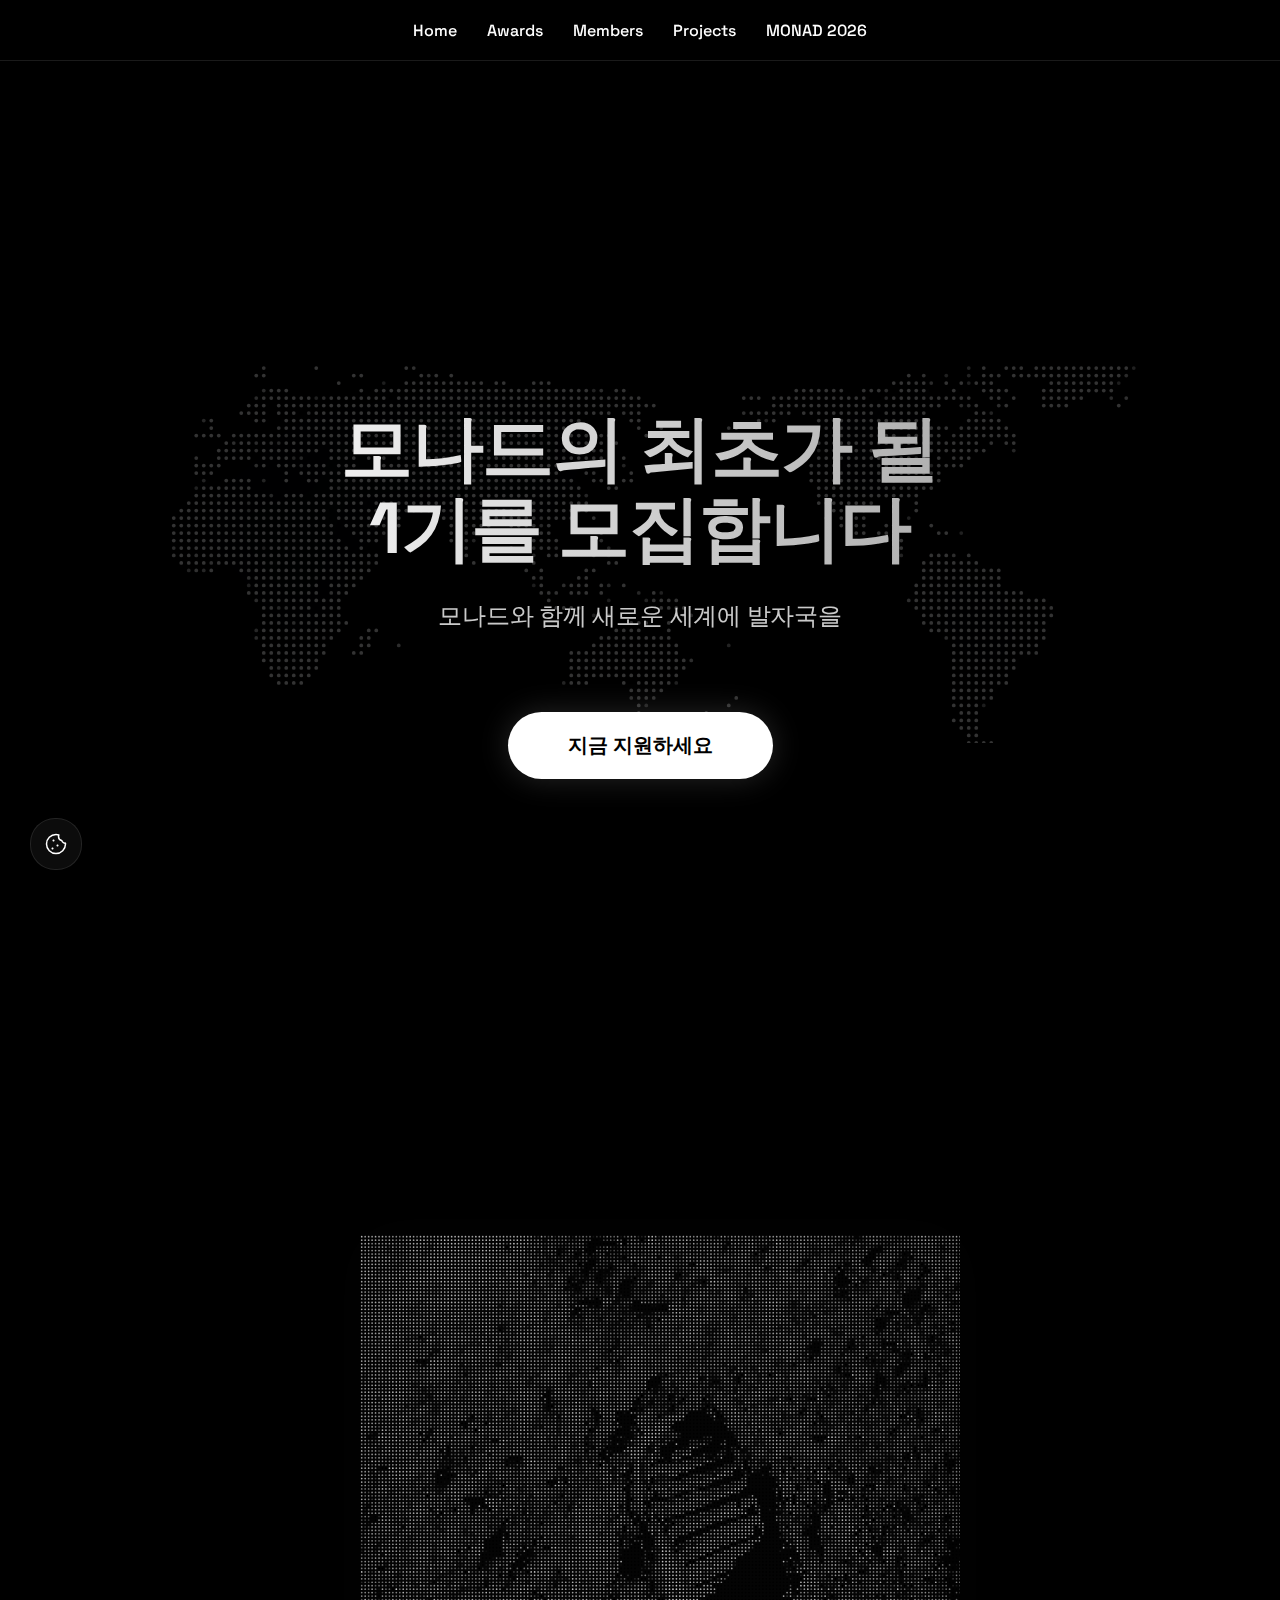
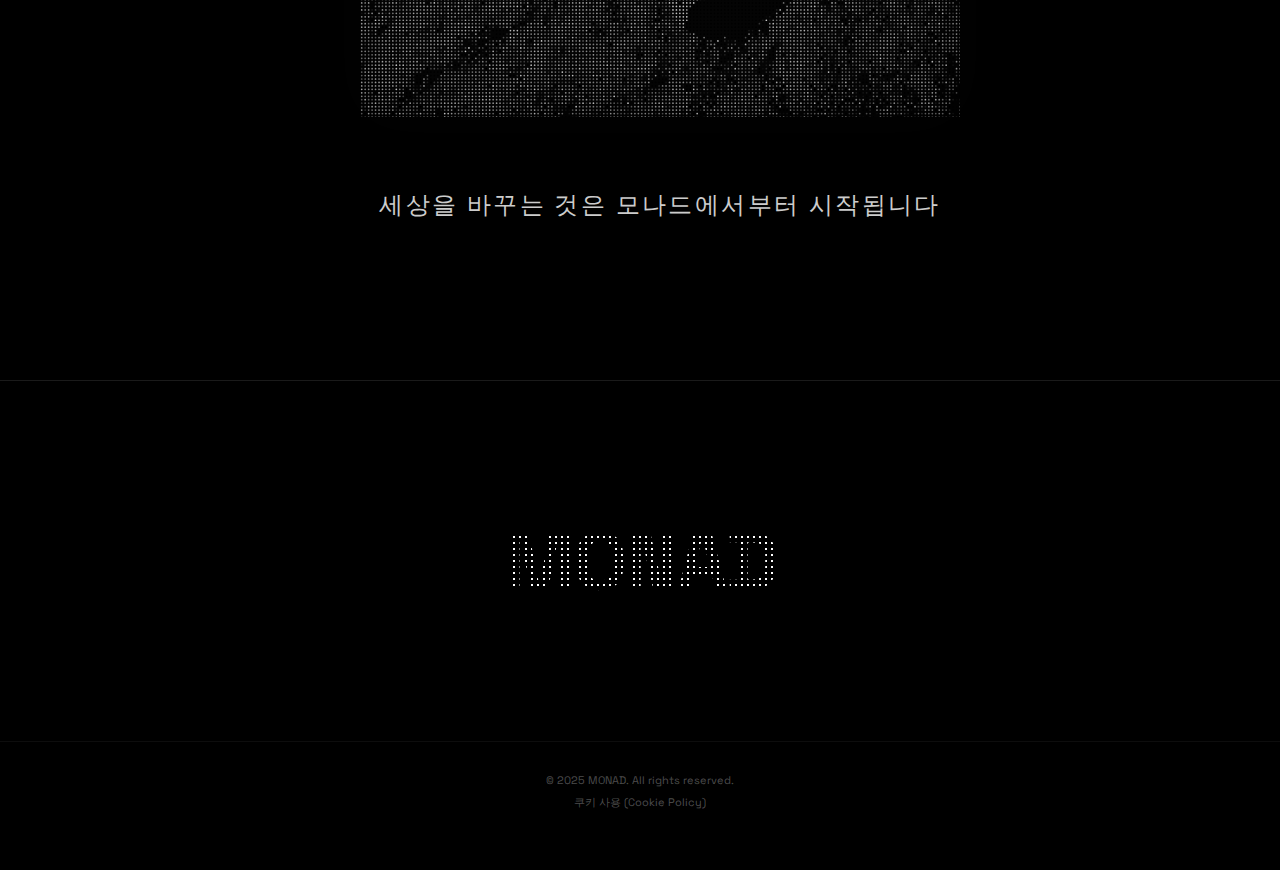
<file: monad2026.html>
<!DOCTYPE html>
<html lang="ko">

<head>
  <!-- Google tag (gtag.js) -->
  <script async src="https://www.googletagmanager.com/gtag/js?id=G-X2SGEVJEDP"></script>
  <script>
    window.dataLayer = window.dataLayer || [];
    function gtag() { dataLayer.push(arguments); }
    gtag('js', new Date());

    gtag('config', 'G-X2SGEVJEDP');
  </script>
  <meta charset="UTF-8">
  <meta name="viewport" content="width=device-width, initial-scale=1.0">
  <title>MONAD 2026 | 모나드 1기 모집</title>
  <link rel="apple-touch-icon" sizes="57x57" href="./src/icons/apple-icon-57x57.png">
  <link rel="apple-touch-icon" sizes="60x60" href="./src/icons/apple-icon-60x60.png">
  <link rel="apple-touch-icon" sizes="72x72" href="./src/icons/apple-icon-72x72.png">
  <link rel="apple-touch-icon" sizes="76x76" href="./src/icons/apple-icon-76x76.png">
  <link rel="apple-touch-icon" sizes="114x114" href="./src/icons/apple-icon-114x114.png">
  <link rel="apple-touch-icon" sizes="120x120" href="./src/icons/apple-icon-120x120.png">
  <link rel="apple-touch-icon" sizes="144x144" href="./src/icons/apple-icon-144x144.png">
  <link rel="apple-touch-icon" sizes="152x152" href="./src/icons/apple-icon-152x152.png">
  <link rel="apple-touch-icon" sizes="180x180" href="./src/icons/apple-icon-180x180.png">
  <link rel="icon" type="image/png" sizes="192x192" href="./src/icons/android-icon-192x192.png">
  <link rel="icon" type="image/png" sizes="32x32" href="./src/icons/favicon-32x32.png">
  <link rel="icon" type="image/png" sizes="96x96" href="./src/icons/favicon-96x96.png">
  <link rel="icon" type="image/png" sizes="16x16" href="./src/icons/favicon-16x16.png">
  <meta name="description"
    content="Join MONAD, the future of Dimigo. Recruiting the 1st generation. 모나드의 새로운 역사를 써내려갈 1기 신입 부원을 모집합니다.">
  <meta name="keywords"
    content="MONAD, Dimigo, Korea Digital Media High School, Programming Club, Coding Club, Web, AI, Software, 모나드, 디미고, 한국디지털미디어고등학교, 프로그래밍 동아리, 학술동아리, 웹, 인공지능, 소프트웨어">
  <meta property="og:type" content="website">
  <meta property="og:title" content="MONAD 2026 | 모나드 1기 모집">
  <meta property="og:description"
    content="Join MONAD, the future of Dimigo. Recruiting the 1st generation. 모나드의 새로운 역사를 써내려갈 1기 신입 부원을 모집합니다.">
  <meta property="og:url" content="https://monad.io.kr/monad2026.html">
  <meta name="twitter:card" content="summary_large_image">
  <meta name="twitter:title" content="MONAD 2026 | 모나드 1기 모집">
  <meta name="twitter:description" content="Join MONAD, the future of Dimigo. Recruiting the 1st generation.">
  <link rel="preconnect" href="https://fonts.googleapis.com">
  <link rel="preconnect" href="https://fonts.gstatic.com" crossorigin>
  <link
    href="https://fonts.googleapis.com/css2?family=Inter:wght@400;700;900&family=Space+Grotesk:wght@300;400;500;700&display=swap"
    rel="stylesheet">
  <!-- Using the same stylesheet -->
  <link rel="stylesheet" href="./style.css?v=1.3">
  <style>
    /* Specific styles for monad2026 page */
    #recruit-hero {
      position: relative;
      min-height: 100vh;
      display: flex;
      flex-direction: column;
      justify-content: center;
      align-items: center;
      text-align: center;
      overflow: hidden;
      padding: 120px 20px 80px;
      z-index: 10;
    }

    .recruit-content {
      position: relative;
      z-index: 5;
      max-width: 900px;
      width: 100%;
    }

    .main-title {
      font-size: 4.5rem;
      font-weight: 900;
      margin-bottom: 2rem;
      background: linear-gradient(to right, #ffffff, #a0a0a0);
      -webkit-background-clip: text;
      background-clip: text;
      -webkit-text-fill-color: transparent;
      line-height: 1.1;
      letter-spacing: -0.02em;
    }

    .sub-title {
      font-size: 1.5rem;
      font-weight: 300;
      margin-bottom: 3rem;
      opacity: 0.9;
      color: #e0e0e0;
      letter-spacing: -0.01em;
    }

    /* Hero Background: World Map Only */
    .bg-layer {
      position: absolute;
      pointer-events: none;
      z-index: 1;
    }

    .world-bg {
      top: 50%;
      left: 50%;
      width: 90%;
      max-width: 1000px;
      transform: translate(-50%, -50%);
      opacity: 0.2;
      /* Subtle map background */
      filter: drop-shadow(0 0 40px rgba(100, 200, 255, 0.15));
    }

    /* Footprint Section */
    #footprint-section {
      width: 100%;
      min-height: 80vh;
      display: flex;
      flex-direction: column;
      align-items: center;
      justify-content: center;
      position: relative;
      z-index: 10;
      padding: 80px 20px;
      background: linear-gradient(to bottom, transparent, rgba(0, 0, 0, 0.8));
    }

    .footprint-img-std {
      width: 100%;
      max-width: 600px;
      height: auto;
      margin-bottom: 40px;
      filter: contrast(1.2) drop-shadow(0 0 30px rgba(255, 255, 255, 0.1));
      opacity: 0.8;
      transition: transform 0.5s ease;
    }

    .footprint-img-std:hover {
      transform: scale(1.02);
      opacity: 1;
    }

    .catchphrase {
      font-size: 1.5rem;
      margin-top: 2rem;
      font-weight: 500;
      color: #cccccc;
      text-transform: uppercase;
      letter-spacing: 0.1em;
      text-align: center;
    }

    .apply-btn {
      display: inline-block;
      padding: 20px 60px;
      font-size: 1.25rem;
      font-weight: 700;
      color: #000;
      background: #fff;
      border-radius: 999px;
      text-decoration: none;
      transition: all 0.3s cubic-bezier(0.25, 1, 0.5, 1);
      box-shadow: 0 0 30px rgba(255, 255, 255, 0.15);
      margin-top: 2rem;
    }

    .apply-btn:hover {
      transform: scale(1.05);
      box-shadow: 0 0 60px rgba(255, 255, 255, 0.4);
      background: #f0f0f0;
    }

    /* Mobile adjustments */
    @media (max-width: 768px) {
      .main-title {
        font-size: 2.8rem;
      }

      .world-bg {
        width: 140%;
        opacity: 0.15;
      }

      .footprint-img-std {
        max-width: 90%;
      }
    }
  </style>
</head>

<body>
  <header id="main-header">
    <button id="menu-toggle" aria-label="Toggle Menu">
      <span></span>
      <span></span>
    </button>
    <nav id="main-nav"></nav>
  </header>



  <!-- Hero Section with World Map Background -->
  <main id="recruit-hero">
    <img src="src/world.svg" alt="" class="bg-layer world-bg">

    <div class="recruit-content">
      <h1 class="main-title">
        모나드의 최초가 될<br>
        1기를 모집합니다
      </h1>

      <p class="sub-title">모나드와 함께 새로운 세계에 발자국을</p>

      <a href="#" class="apply-btn">지금 지원하세요</a>
    </div>
  </main>

  <!-- Separate Footprint Section below -->
  <section id="footprint-section">
    <img src="src/foootprint.svg" alt="Footprint" class="footprint-img-std">
    <p class="catchphrase">
      세상을 바꾸는 것은 모나드에서부터 시작됩니다
    </p>
  </section>

  <div id="footer-placeholder"></div>

  <script src="./js/config.js?v=1.1"></script>
  <script src="./js/main.js?v=1.1"></script>
  <script src="./js/footer.js?v=1.1"></script>
  <script src="./js/cookie-consent.js?v=1.1"></script>
</body>

</html>
</file>
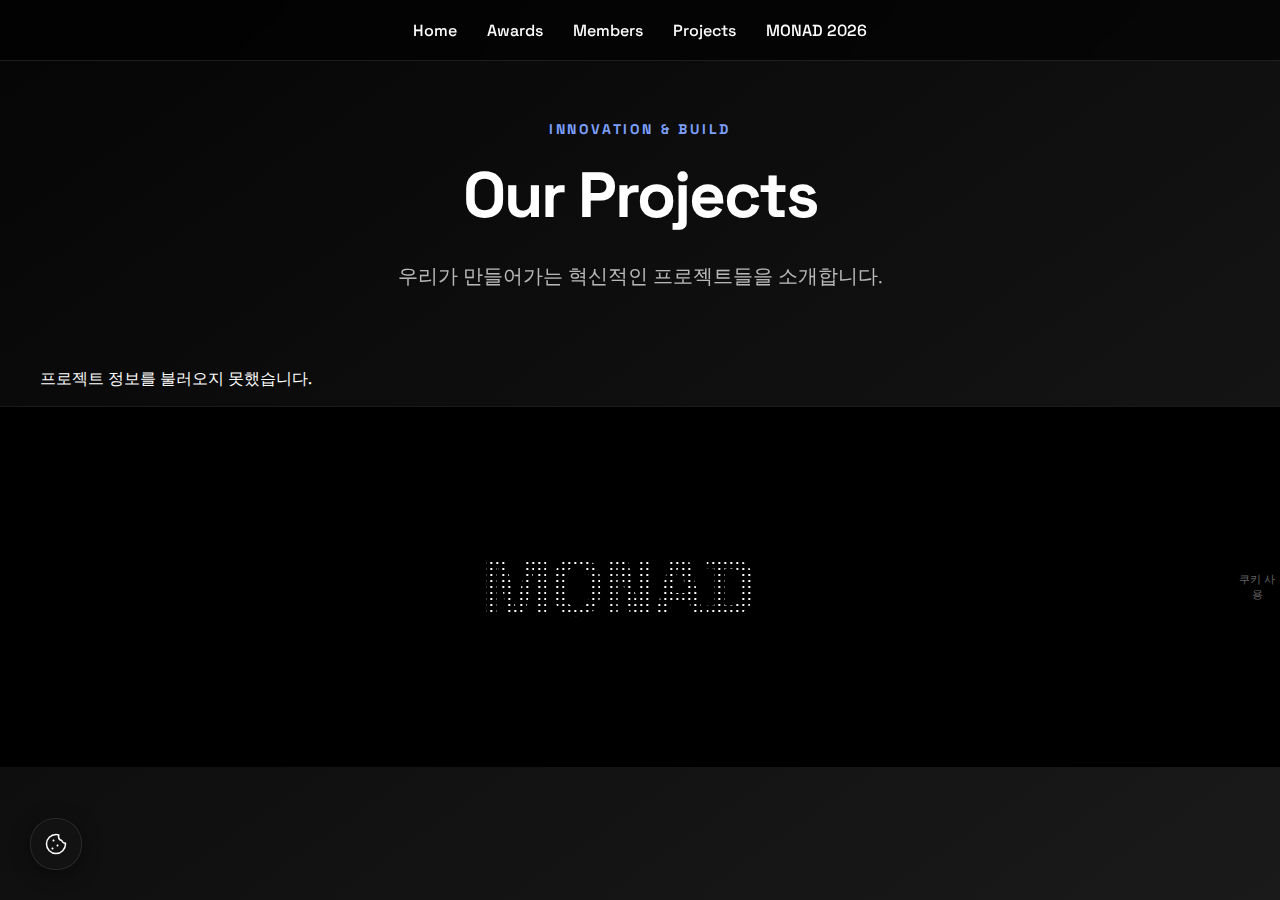
<file: projects.html>
<!DOCTYPE html>
<html lang="ko">

<head>
  <!-- Google tag (gtag.js) -->
  <script async src="https://www.googletagmanager.com/gtag/js?id=G-X2SGEVJEDP"></script>
  <script>
    window.dataLayer = window.dataLayer || [];
    function gtag() { dataLayer.push(arguments); }
    gtag('js', new Date());

    gtag('config', 'G-X2SGEVJEDP');
  </script>
  <meta charset="UTF-8">
  <meta name="viewport" content="width=device-width, initial-scale=1.0">
  <title>MONAD | 모나드 프로젝트</title>
  <meta name="description" content="모나드 부원들이 직접 기획하고 개발한 혁신적인 프로젝트들을 소개합니다.">
  <meta name="keywords"
    content="MONAD, Dimigo, Korea Digital Media High School, Programming Club, Coding Club, Web, AI, Software, 모나드, 디미고, 한국디지털미디어고등학교, 프로그래밍 동아리, 학술동아리, 웹, 인공지능, 소프트웨어, 모나드 동아리, Monad 동아리, 모나드 디미고, 디미고 모나드, Monad Dimigo">
  <meta property="og:type" content="website">
  <meta property="og:title" content="MONAD | 모나드 프로젝트">
  <meta property="og:description" content="모나드 부원들이 직접 기획하고 개발한 혁신적인 프로젝트들을 소개합니다.">
  <meta property="og:url" content="https://monad.io.kr/projects.html">
  <meta name="twitter:card" content="summary_large_image">
  <meta name="twitter:title" content="MONAD | 모나드 프로젝트">
  <meta name="twitter:description" content="모나드 부원들이 직접 기획하고 개발한 혁신적인 프로젝트들을 소개합니다.">
  <!-- Google Fonts: Space Grotesk -->
  <link rel="preconnect" href="https://fonts.googleapis.com">
  <link rel="preconnect" href="https://fonts.gstatic.com" crossorigin>
  <link href="https://fonts.googleapis.com/css2?family=Space+Grotesk:wght@300;400;500;700;900&display=swap"
    rel="stylesheet">
  <link rel="stylesheet" href="style.css?v=1.2">
</head>

<body id="projects-page">
  <header id="main-header">
    <button id="menu-toggle" aria-label="Toggle navigation">
      <span></span>
      <span></span>
    </button>
    <!-- Logo removed as per request -->
    <!-- <div class="header-logo">
            <img src="..." alt="MONAD Logo" />
        </div> -->
    <nav id="main-nav"></nav>
  </header>

  <main>
    <section class="project-hero">
      <span class="eyebrow">Innovation & Build</span>
      <h1>Our Projects</h1>
      <p class="lede">우리가 만들어가는 혁신적인 프로젝트들을 소개합니다.</p>
    </section>

    <section id="projects-container">
      <!-- Projects updated by projects.js -->
    </section>
  </main>

  <footer id="main-footer">
    <div class="footer-dot-text" id="footer-text">MONAD</div>
    <a href="cookies.html" class="cookie-footer-link">쿠키 사용</a>
  </footer>

  <!-- Scripts -->
  <script src="./js/config.js?v=1.1"></script>
  <script src="./js/projects.js?v=1.1"></script>
  <script src="./js/cookie-consent.js?v=1.1"></script>
</body>

</html>
</file>
<file: style.css>
:root {
  --bg-color: #000000;
  --text-color: #ffffff;
  --mission-bg: #000000;
  --mission-text: #ffffff;
  --header-bg: rgba(0, 0, 0, 0.6);
}

html,
body {
  margin: 0;
  padding: 0;
  width: 100%;
  background: var(--bg-color);
  color: var(--text-color);
  overflow-x: hidden;
  /* Prevent horizontal scroll */
  font-family: 'Space Grotesk', sans-serif;
  transition: background 0.3s, color 0.3s;
  scroll-behavior: smooth;
  /* Smooth Scrolling */
}

#main-header {
  position: fixed;
  top: 0;
  left: 0;
  width: 100%;
  height: 60px;
  z-index: 1000;
  background: var(--header-bg);
  -webkit-backdrop-filter: blur(20px);
  backdrop-filter: blur(20px);
  border-bottom: 1px solid rgba(255, 255, 255, 0.1);
  display: flex;
  align-items: center;
  justify-content: center;
  transition: background 0.3s;
}

#main-nav {
  display: flex;
  gap: 30px;
}

#main-nav a {
  text-decoration: none;
  font-weight: 500;
  font-size: 16px;
  color: inherit;
  transition: opacity 0.3s;
}

#main-nav a:hover {
  opacity: 0.6;
}

/* Hamburger Menu (Default Hidden) */
#menu-toggle {
  display: none;
  background: none;
  border: none;
  cursor: pointer;
  padding: 10px;
  z-index: 1002;
  flex-direction: column;
  gap: 6px;
}

#menu-toggle span {
  display: block;
  width: 24px;
  height: 2px;
  background-color: var(--text-color);
  /* Theme aware */
  transition: transform 0.3s, opacity 0.3s;
}

/* Mobile Responsiveness */
@media (max-width: 768px) {
  #menu-toggle {
    display: flex;
  }

  /* Mobile Nav Overlay */
  #main-nav {
    position: fixed;
    top: 0;
    left: 0;
    width: 100%;
    height: 100vh;
    background: var(--header-bg);
    /* Use blur/opacity */
    -webkit-backdrop-filter: blur(20px);
    backdrop-filter: blur(20px);
    flex-direction: column;
    align-items: center;
    justify-content: center;
    gap: 40px;
    transform: translateY(-100%);
    transition: transform 0.4s ease-in-out;
    visibility: hidden;
  }

  #main-nav.active {
    transform: translateY(0);
    visibility: visible;
  }

  #main-nav a {
    font-size: 24px;
    font-weight: 700;
  }

  /* Hamburger Animation */
  #menu-toggle.active span:nth-child(1) {
    transform: translateY(4px) rotate(45deg);
    /* center is roughly +4px diff if gap is 6 */
  }

  #menu-toggle.active span:nth-child(2) {
    transform: translateY(-4px) rotate(-45deg);
  }

  /* Section Adjustments */
  #mission,
  #what-is-monad {
    padding: 60px 20px;
    /* Reduced vertical padding */
    min-height: 60vh;
  }

  .mission-content h2 {
    font-size: 28px;
    /* Smaller */
    margin-bottom: 24px;
  }

  .mission-content p {
    font-size: 15px;
    /* Smaller */
    padding: 0;
  }

  /* Marquee */
  .marquee-track span {
    font-size: 16px;
    /* Smaller */
  }

  #recruit-marquee {
    padding: 10px 0;
  }

  /* Awards Orbit Scale */
  #awards-orbit {
    width: 280px;
    /* Smaller */
    height: 280px;
  }

  /* Award Bubble Scale */
  .award-bubble {
    width: 80px;
    /* Smaller */
    height: 80px;
    font-size: 10px;
  }

  .award-bubble strong {
    font-size: 12px;
  }

  /* Trophy */
  #trophy {
    font-size: 32px;
  }

  /* Awards List Mobile */
  /* Remove Hover Effect on mobile if possible to avoid sticking? */
  /* Fix Card Widths */
  .award-card {
    width: 100%;
    box-sizing: border-box;
    /* Ensure padding doesn't overflow */
    padding: 16px 20px;
    border-radius: 24px;
  }

  .award-card strong {
    font-size: 16px;
  }

  /* Member Grid */
  .member-grid {
    display: grid;
    grid-template-columns: minmax(0, 1fr);
    /* Single column, prevents overflow */
    gap: 16px;
    width: 100%;
    margin: 0;
    padding: 0;
    box-sizing: border-box;
  }

  .member-card {
    display: flex;
    flex-direction: column;
    text-align: center;
    padding: 24px 16px;
    width: auto;
    /* Let grid control width */
    min-width: 0;
    /* Allow shrinking below content size if needed */
    max-width: 100%;
    /* Strict containment */
    margin: 0;
    box-sizing: border-box;
    overflow-wrap: break-word;
    /* Prevent long text overflow */
    word-break: break-word;
  }

  .member-avatar {
    width: 90px;
    height: 90px;
    margin: 0 auto;
  }

  .member-hero h1 {
    font-size: 32px;
  }

  .member-hero .lede {
    font-size: 15px;
  }

  .cohort-button {
    padding: 10px 16px;
    font-size: 14px;
  }

  /* Enhance Drawer Blur */
  #main-nav {
    background: rgba(10, 10, 10, 0.5) !important;
    /* Slightly lighter than pure black to show blur */
    -webkit-backdrop-filter: blur(30px) !important;
    backdrop-filter: blur(30px) !important;
  }

  /* Projects Mobile */
  .project-hero {
    padding: 80px 16px 40px;
  }

  .project-hero h1 {
    font-size: 40px;
  }

  .project-grid {
    grid-template-columns: minmax(0, 1fr) !important;
    gap: 24px;
    padding: 0;
    /* Remove side padding if container has it, or rely on container */
  }

  #projects-container {
    padding: 0 16px;
  }
}

/* Placeholder for .award-card styles, assuming they will be defined elsewhere */
/* This rule is added based on the instruction "Add .award-card.active .award-details style (copy hover state)" */
/* As no hover state for .award-card .award-details was provided in the document, */
/* a placeholder is used. Please define the actual hover state properties for .award-card .award-details. */
.award-card.active .award-details {
  /* Example: opacity: 1; transform: translateY(0); */
  /* Add actual hover state properties here when available */
}

canvas {
  display: block;
  position: fixed;
  /* Fix canvas to viewport */
  top: 0;
  left: 0;
  width: 100%;
  height: 100vh;
  z-index: 0;
  pointer-events: none;
  /* Let scroll events pass through, we use window listener for mouse */
}

/* Spacer to allow scrolling past the Hero area */
.spacer {
  height: 100vh;
  width: 100%;
  position: relative;
  z-index: 1;
}

/* Scroll Prompt */
#scroll-prompt {
  position: fixed;
  bottom: 40px;
  left: 50%;
  transform: translateX(-50%);
  z-index: 20;
  display: flex;
  flex-direction: column;
  align-items: center;
  gap: 8px;
  padding: 12px 24px;
  background: rgba(20, 20, 20, 0.4);
  backdrop-filter: blur(12px);
  -webkit-backdrop-filter: blur(12px);
  border-radius: 50px;
  border: 1px solid rgba(255, 255, 255, 0.1);
  color: white;
  opacity: 1;
  transition: opacity 0.5s ease, transform 0.5s ease;
  pointer-events: none;
}

#scroll-prompt span {
  font-size: 13px;
  letter-spacing: 0.1em;
  text-transform: uppercase;
  opacity: 0.8;
}

.scroll-icon {
  width: 20px;
  height: 32px;
  border: 2px solid rgba(255, 255, 255, 0.3);
  border-radius: 12px;
  position: relative;
}

.scroll-icon::after {
  content: '';
  position: absolute;
  top: 6px;
  left: 50%;
  transform: translateX(-50%);
  width: 4px;
  height: 6px;
  background: white;
  border-radius: 2px;
  animation: scroll-bob 1.5s infinite;
}

@keyframes scroll-bob {
  0% {
    transform: translateX(-50%) translateY(0);
    opacity: 1;
  }

  100% {
    transform: translateX(-50%) translateY(10px);
    opacity: 0;
  }
}

/* Marquee Section */
#recruit-marquee {
  position: relative;
  width: 100%;
  background: #000000;
  color: #ffffff;
  border-top: 1px solid rgba(255, 255, 255, 0.2);
  border-bottom: 1px solid rgba(255, 255, 255, 0.2);
  overflow: hidden;
  padding: 20px 0;
  z-index: 20;
  /* Ensure it sits above transitions */
}

.marquee-link {
  display: block;
  text-decoration: none;
  color: inherit;
  width: 100%;
  cursor: pointer;
}

.marquee-link:hover {
  opacity: 0.8;
  /* Subtle hover effect */
}

.marquee-track {
  display: flex;
  width: max-content;
  gap: 20px;
  will-change: transform;
}

.marquee-track span {
  font-size: 32px;
  font-weight: 700;
  text-transform: uppercase;
  letter-spacing: -0.02em;
  white-space: nowrap;
}

#mission {
  position: relative;
  z-index: 10;
  background: #f2f4f6;
  min-height: 100vh;
  width: 100%;
  display: flex;
  flex-direction: column;
  /* Allow content to stack */
  align-items: center;
  justify-content: center;
  color: #000000;
  padding: 40px;
  box-sizing: border-box;
  overflow: hidden;
  /* Contain bubbles */
  transition: background 0.3s, color 0.3s;
}

.mission-content {
  max-width: 800px;
  text-align: center;
  opacity: 1;
  position: relative;
  z-index: 2;
  /* Above bubbles */
}

.mission-content h2 {
  font-size: 80px;
  font-weight: 900;
  margin-bottom: 40px;
  letter-spacing: -2px;
}

.mission-content p {
  font-size: 24px;
  line-height: 1.6;
  opacity: 0.8;
  font-weight: 300;
}

#game-controls {
  position: fixed;
  bottom: 40px;
  left: 50%;
  transform: translateX(-50%);
  z-index: 100;
  display: flex;
  gap: 16px;
  padding: 12px 24px;
  background: rgba(20, 20, 20, 0.6);
  -webkit-backdrop-filter: blur(10px);
  backdrop-filter: blur(10px);
  border-radius: 50px;
  border: 1px solid rgba(255, 255, 255, 0.1);
  opacity: 0;
  pointer-events: none;
  transition: opacity 0.5s ease;
}

#game-controls.active {
  opacity: 1;
  pointer-events: auto;
}

#game-controls button {
  background: none;
  border: none;
  color: white;
  font-size: 20px;
  cursor: pointer;
  padding: 8px 12px;
  border-radius: 50%;
  transition: background 0.2s;
  width: 44px;
  height: 44px;
  display: flex;
  align-items: center;
  justify-content: center;
}

#game-controls button:hover {
  background: rgba(255, 255, 255, 0.1);
}

/* Theme Nav Removed */

/* Sections */
#mission,
#what-is-monad {
  position: relative;
  z-index: 10;
  background: #f2f4f6;
  /* Light Theme Fixed */
  min-height: 80vh;
  /* Reduced slightly to allow flow */
  width: 100%;
  display: flex;
  flex-direction: column;
  align-items: center;
  justify-content: center;
  color: #000000;
  /* Dark Text */
  padding: 80px 40px;
  box-sizing: border-box;
  overflow: hidden;
}

#what-is-monad {
  border-top: 1px solid rgba(0, 0, 0, 0.05);
  /* Subtle separate */
}

/* Members Page */
#members-page {
  position: relative;
  z-index: 10;
  background: linear-gradient(145deg, #0b0b10 0%, #0f141c 100%);
  color: #e9ecf1;
  padding: 100px 32px 120px;
  box-sizing: border-box;
}

@media (max-width: 768px) {
  #members-page {
    padding: 80px 16px 100px;
    width: 100%;
    overflow-x: hidden;
    /* Ensure section itself doesn't scroll */
  }

  /* Ensure container doesn't overflow */
  #members-container {
    width: 100%;
    max-width: 100%;
    box-sizing: border-box;
  }
}



.member-hero {
  max-width: 900px;
  margin: 0 auto 60px auto;
  text-align: center;
}

.member-hero .eyebrow {
  font-size: 13px;
  letter-spacing: 0.2em;
  text-transform: uppercase;
  color: #7da0ff;
  margin: 0 0 12px 0;
}

.member-hero h1 {
  font-size: 56px;
  margin: 0 0 16px 0;
  letter-spacing: -1px;
}

.member-hero .lede {
  margin: 0;
  font-size: 18px;
  opacity: 0.8;
}

.selector-row {
  margin-top: 28px;
  display: flex;
  align-items: center;
  justify-content: center;
  gap: 12px;
  flex-wrap: wrap;
}

.selector-label {
  font-size: 14px;
  opacity: 0.7;
}

.cohort-buttons {
  display: flex;
  gap: 10px;
  flex-wrap: wrap;
  justify-content: center;
}

.cohort-button {
  background: rgba(255, 255, 255, 0.06);
  border: 1px solid rgba(255, 255, 255, 0.15);
  color: #e9ecf1;
  border-radius: 999px;
  padding: 14px 22px;
  cursor: pointer;
  font-size: 17px;
  transition: all 0.2s ease;
}

.cohort-button:hover {
  border-color: rgba(125, 160, 255, 0.6);
  background: rgba(255, 255, 255, 0.09);
}

.cohort-button.active {
  background: rgba(125, 160, 255, 0.2);
  border-color: rgba(125, 160, 255, 0.8);
  color: #ffffff;
  box-shadow: 0 8px 20px rgba(125, 160, 255, 0.25);
}

#members-container {
  display: flex;
  flex-direction: column;
  gap: 36px;
  max-width: 1100px;
  margin: 0 auto;
}

.member-grid {
  display: grid;
  gap: 24px;
  grid-template-columns: repeat(auto-fit, minmax(480px, 1fr));
}

.member-card {
  display: flex;
  gap: 20px;
  align-items: center;
  padding: 24px;
  min-height: 180px;
  border-radius: 24px;
  background: rgba(255, 255, 255, 0.03);
  border: 1px solid rgba(255, 255, 255, 0.08);
  transition: transform 0.2s ease, border-color 0.2s ease, background 0.2s ease;
}

.member-card:hover {
  transform: translateY(-4px);
  border-color: rgba(125, 160, 255, 0.4);
  background: rgba(255, 255, 255, 0.05);
}

.member-avatar {
  width: 144px;
  height: 144px;
  border-radius: 36px;
  background-size: cover;
  background-position: center;
  background-repeat: no-repeat;
  flex-shrink: 0;
  border: 1px solid rgba(255, 255, 255, 0.1);
}

.member-meta {
  display: flex;
  flex-direction: column;
  gap: 6px;
}

.member-cohort {
  margin: 0;
  font-size: 13px;
  opacity: 0.7;
}

.member-name {
  margin: 0;
  font-size: 22px;
}

.member-desc {
  margin: 0;
  font-size: 14px;
  line-height: 1.5;
  opacity: 0.8;
}

.members-empty {
  text-align: center;
  color: rgba(255, 255, 255, 0.6);
}

/* Awards */
#awards-section {
  position: relative;
  z-index: 10;
  min-height: 100vh;
  width: 100%;
  background: #000000;
  /* Dark Theme Fixed */
  color: #ffffff;
  /* Light Text */
  display: flex;
  align-items: center;
  justify-content: center;
  overflow: hidden;
}

#awards-list {
  position: relative;
  z-index: 10;
  padding: 80px 20px;
  display: flex;
  flex-direction: column;
  align-items: center;
  gap: 20px;
  background: #000000;
  /* Dark Theme Fixed */
  color: #ffffff;
  /* Light Text */
}

#trophy {
  position: absolute;
  top: 50%;
  left: 50%;
  transform: translate(-50%, -50%);
  font-size: 100px;
  filter: drop-shadow(0 0 20px rgba(255, 215, 0, 0.5));
  z-index: 5;
}

#awards-orbit {
  position: relative;
  width: 800px;
  /* Orbit Diameter */
  height: 800px;
  border-radius: 50%;
  /* border: 1px dashed rgba(255,255,255,0.1); Optional guide */
  /* animation removed for scroll linkage */
  transform-origin: center center;
}

.award-bubble {
  position: absolute;
  top: 50%;
  left: 50%;
  /* Default center, JS will offset */
  background: rgba(255, 255, 255, 0.05);
  -webkit-backdrop-filter: blur(5px);
  backdrop-filter: blur(5px);
  border: 1px solid rgba(255, 255, 255, 0.1);
  border-radius: 50%;
  /* Circle bubbles look better in orbit */
  width: 180px;
  height: 180px;
  display: flex;
  flex-direction: column;
  align-items: center;
  justify-content: center;
  text-align: center;
  box-shadow: 0 4px 15px rgba(0, 0, 0, 0.1);
  opacity: 0.9;

  /* Defaults for JS manipulation */
  transform: translate(-50%, -50%);
}

.award-bubble strong {
  display: block;
  font-size: 16px;
  font-weight: 700;
  margin-bottom: 4px;
}

.award-bubble span {
  display: block;
  font-size: 12px;
  opacity: 0.8;
  font-weight: 300;
}

.award-card {
  width: 100%;
  max-width: 600px;
  border: 1px solid #FFD700;
  border-radius: 50px;
  /* Pill shape */
  padding: 20px 40px;
  text-align: center;
  background: rgba(128, 128, 128, 0.05);
  transition: all 0.3s ease;
  color: inherit;
  cursor: default;
  overflow: hidden;
  display: flex;
  flex-direction: column;
  align-items: center;
  justify-content: center;
}

.award-card:hover {
  background: rgba(255, 215, 0, 0.05);
  /* Height expands automatically based on content reveal */
}

.award-card strong {
  display: block;
  font-size: 20px;
  font-weight: 700;
  margin: 0;
  color: inherit;
}

.award-details {
  max-height: 0;
  opacity: 0;
  margin-top: 0;
  overflow: hidden;
  transition: all 0.4s ease;
}

.award-card:hover .award-details,
.award-card.active .award-details {
  max-height: 100px;
  /* Arbitrary limit, needs to be enough for text */
  opacity: 1;
  margin-top: 10px;
}

.award-details p {
  font-size: 14px;
  color: rgba(150, 150, 150, 1);
  /* Fallback gray */
  color: gray;
  /* Explicit gray as requested, or opacity mix */
  margin: 0 0 5px 0;
}

/* Theme aware gray */
:root {
  --text-gray: rgba(255, 255, 255, 0.6);
}

/* We can adjust this variable based on theme in JS if needed, but 'gray' is safe enough usually. */

.award-details span {
  display: block;
  font-size: 12px;
  opacity: 0.6;
  font-weight: 300;
}

@keyframes spin {
  100% {
    transform: rotate(360deg);
  }
}

@keyframes counter-spin {
  100% {
    transform: translate(-50%, -50%) rotate(-360deg);
  }

  /* Note: translate(-50%, -50%) is needed if centering, but we set margins/transform in JS?
     Actually, if we position with left/top, bubble origin is top-left.
     Effectively we want to rotate around its own center.
     Let's handle the translate in the main rule or JS.
  */
  0% {
    transform: translate(-50%, -50%) rotate(0deg);
  }
}

/* 
   Projects Page 
*/
#projects-page {
  background: linear-gradient(145deg, #050505 0%, #1a1a1a 100%);
  color: #ffffff;
  min-height: 100vh;
}

.project-hero {
  text-align: center;
  padding: 120px 20px 60px;
  max-width: 800px;
  margin: 0 auto;
}

.project-hero .eyebrow {
  color: #7da0ff;
  font-size: 14px;
  text-transform: uppercase;
  letter-spacing: 0.2em;
  font-weight: 700;
  display: block;
  margin-bottom: 16px;
}

.project-hero h1 {
  font-size: 64px;
  margin: 0 0 24px 0;
  font-weight: 900;
  letter-spacing: -2px;
}

.project-hero .lede {
  font-size: 20px;
  opacity: 0.7;
  font-weight: 300;
  line-height: 1.6;
  margin: 0;
}

#projects-container {
  max-width: 1200px;
  margin: 0 auto;
  padding: 0 24px;
}

.project-grid {
  display: grid;
  grid-template-columns: repeat(auto-fit, minmax(340px, 1fr));
  gap: 32px;
  animation: fadeIn 0.8s ease-out;
}

.project-card {
  background: rgba(255, 255, 255, 0.03);
  border: 1px solid rgba(255, 255, 255, 0.08);
  /* Subtle glass border */
  border-radius: 24px;
  overflow: hidden;
  transition: transform 0.3s cubic-bezier(0.25, 0.8, 0.25, 1), border-color 0.3s, box-shadow 0.3s;
  cursor: pointer;
  position: relative;
  display: flex;
  flex-direction: column;
  opacity: 0;
  animation: slideUpFade 0.6s forwards;
  /* Animated entrance */
}

@keyframes slideUpFade {
  from {
    opacity: 0;
    transform: translateY(20px);
  }

  to {
    opacity: 1;
    transform: translateY(0);
  }
}

.project-card:hover {
  transform: translateY(-8px);
  border-color: rgba(125, 160, 255, 0.5);
  box-shadow: 0 12px 40px rgba(0, 0, 0, 0.4);
  background: rgba(255, 255, 255, 0.05);
}

.project-image {
  height: 220px;
  background-size: cover;
  background-position: center;
  position: relative;
}

/* 
   Decorative Images & Glitch 
*/
#mission,
#what-is-monad,
#awards-section {
  position: relative;
  overflow: hidden;
  /* Prevent overflow */
}

.deco-img {
  position: absolute;
  pointer-events: none;
  filter: grayscale(100%) contrast(1.2) brightness(0.6) !important;
  /* Force B&W and Dim */
  mix-blend-mode: hard-light;
  opacity: 0.6;
  z-index: 0;
}

.atom-img {
  top: 0%;
  right: -15%;
  width: 60vw;
  max-width: 700px;
  transform: rotate(10deg);
  animation: float 8s ease-in-out infinite, glitch-anim 5s infinite;
}

.satellite-img {
  top: 20%;
  left: -10%;
  width: 50vw;
  max-width: 600px;
  transform: rotate(-15deg);
  animation: float 7s ease-in-out infinite reverse, glitch-anim 4s infinite 1s;
}

.folder-img {
  bottom: -10%;
  right: -5%;
  width: 40vw;
  max-width: 500px;
  transform: rotate(20deg);
  opacity: 0.8 !important;
  /* Restore brightness */
  filter: grayscale(100%) contrast(1.2) !important;
  /* Standard B&W */
  animation: float 9s ease-in-out infinite, glitch-anim 6s infinite 2s;
}

.marquee-icon {
  height: 40px;
  /* Match text size approx */
  width: auto;
  vertical-align: middle;
  margin: 0 20px;
  filter: grayscale(100%) invert(1);
}

.project-overlay {
  position: absolute;
  top: 0;
  left: 0;
  width: 100%;
  height: 100%;
  background: rgba(0, 0, 0, 0.4);
  opacity: 0;
  transition: opacity 0.3s;
  display: flex;
  align-items: center;
  justify-content: center;
  backdrop-filter: blur(4px);
  -webkit-backdrop-filter: blur(4px);
}

.project-card:hover .project-overlay {
  opacity: 1;
}

.project-link-btn {
  padding: 10px 20px;
  border: 1px solid white;
  color: white;
  border-radius: 30px;
  text-decoration: none;
  font-size: 14px;
  font-weight: 500;
  transform: translateY(10px);
  transition: transform 0.3s;
}

.project-card:hover .project-link-btn {
  transform: translateY(0);
}

.project-content {
  padding: 24px;
  flex: 1;
  display: flex;
  flex-direction: column;
}

.project-header {
  display: flex;
  align-items: center;
  gap: 16px;
  margin-bottom: 16px;
}

.project-icon {
  width: 48px;
  height: 48px;
  border-radius: 12px;
  background-size: cover;
  background-color: #222;
  border: 1px solid rgba(255, 255, 255, 0.1);
  flex-shrink: 0;
}

.project-title {
  margin: 0;
  font-size: 20px;
  font-weight: 700;
  line-height: 1.2;
}

.project-desc {
  font-size: 15px;
  opacity: 0.7;
  line-height: 1.6;
  margin: 0 0 24px 0;
  flex: 1;
}

.project-tags {
  display: flex;
  flex-wrap: wrap;
  gap: 8px;
}

.project-tag {
  font-size: 12px;
  padding: 4px 10px;
  border-radius: 6px;
  background: rgba(255, 255, 255, 0.1);
  color: rgba(255, 255, 255, 0.8);
  font-weight: 500;
}


/* 
   Heavy-handed Mobile Overrides 
*/
@media (max-width: 768px) {
  .member-hero {
    padding: 0 16px;
  }

  .member-hero h1 {
    font-size: 32px;
  }

  .member-hero .lede {
    font-size: 15px;
  }

  .member-grid {
    display: grid;
    grid-template-columns: minmax(0, 1fr);
    gap: 16px;
    width: 100%;
    margin: 0;
    padding: 0;
  }

  .member-card {
    display: flex;
    flex-direction: column;
    align-items: center;
    /* Explicitly center items (avatar) */
    text-align: center;
    padding: 20px 16px;
    width: 100%;
    min-width: 0;
    max-width: 100%;
    box-sizing: border-box;
  }

  .member-avatar {
    width: 90px;
    height: 90px;
    margin: 0 auto 16px auto;
    /* Force margin */
    flex-shrink: 0;
  }

  .cohort-button {
    padding: 10px 16px;
    font-size: 14px;
  }
}

/* Footer Animation */
#main-footer {
  width: 100%;
  padding: 80px 0;
  background: #000000;
  display: flex;
  align-items: center;
  justify-content: center;
  position: relative;
  z-index: 10;
  border-top: 1px solid rgba(255, 255, 255, 0.1);
  min-height: 200px;
  overflow: hidden;
}

.footer-dot-text {
  font-family: 'Space Grotesk', sans-serif;
  font-weight: 700;
  font-size: 80px;
  letter-spacing: -2px;
  color: rgba(255, 255, 255, 0.2);
  /* The Dot Effect using background clip */
  background-image: radial-gradient(circle, #ffffff 30%, transparent 35%);
  background-size: 6px 6px;
  /* High density dots */
  background-position: center;
  background-clip: text;
  -webkit-background-clip: text;
  -webkit-text-fill-color: transparent;

  opacity: 1;
  transition: opacity 0.5s ease-in-out, transform 0.5s ease-out;
  text-align: center;
  text-transform: uppercase;
  width: 100%;

  /* Project Card Hover Effect - Lift */
  .project-card:hover {
    transform: translateY(-5px);
  }
}

/* --- Cookie Consent UI --- */
.cookie-fab {
  position: fixed;
  bottom: 30px;
  left: 30px;
  width: 50px;
  height: 50px;
  background: rgba(20, 20, 20, 0.6);
  /* Translucent dark background */
  -webkit-backdrop-filter: blur(10px);
  backdrop-filter: blur(10px);
  border: 1px solid rgba(255, 255, 255, 0.1);
  color: #fff;
  border-radius: 25px;
  display: flex;
  align-items: center;
  overflow: hidden;
  box-shadow: 0 4px 20px rgba(0, 0, 0, 0.4);
  cursor: pointer;
  z-index: 9999;
  /* Reduced bounce overshoot (1.275 -> 1.1) and increased resting width */
  transition: width 0.4s cubic-bezier(0.175, 0.885, 0.32, 1.1), opacity 0.5s ease, background 0.3s ease;
  padding: 0;
}

.cookie-fab:hover {
  background: rgba(40, 40, 40, 0.8);
}

.cookie-fab.expanded {
  width: 430px;
  /* Increased further to ensure text fits without cutoff */
  border-radius: 25px;
}

.cookie-icon {
  width: 50px;
  height: 50px;
  min-width: 50px;
  /* Prevent shrinking */
  display: flex;
  align-items: center;
  justify-content: center;
  color: #fff;
  /* White icon */
}

.cookie-content {
  display: flex;
  align-items: center;
  white-space: nowrap;
  opacity: 0;
  transform: translateX(20px);
  transition: opacity 0.3s ease, transform 0.3s ease;
  pointer-events: none;
  padding-right: 20px;
  /* Right padding for spacing */
}

.cookie-fab.expanded .cookie-content {
  opacity: 1;
  transform: translateX(0);
  pointer-events: auto;
}

.cookie-text {
  font-size: 13px;
  /* Slightly larger readability */
  font-weight: 500;
  margin-right: 15px;
  color: #eee;
}

.cookie-btn {
  background: #fff;
  /* White button */
  color: #000;
  /* Black text */
  padding: 6px 14px;
  border-radius: 20px;
  font-size: 11px;
  text-decoration: none;
  font-weight: 700;
  transition: transform 0.2s ease, background 0.2s ease;
  white-space: nowrap;
  /* Prevent breaking */
  box-shadow: 0 2px 5px rgba(0, 0, 0, 0.2);
}

.cookie-btn:hover {
  transform: scale(1.05);
  background: #f0f0f0;
}

/* Footer Link Override/Addition */
.cookie-footer-link {
  display: block;
  text-align: center;
  font-size: 11px;
  color: rgba(255, 255, 255, 0.4);
  text-decoration: none;
  margin-top: 20px;
  margin-bottom: 20px;
  transition: color 0.3s ease;
}

.cookie-footer-link:hover {
  color: rgba(255, 255, 255, 0.9);
  text-decoration: underline;
}

/* Tablet/Mobile Adjustment */
@media (max-width: 768px) {
  .cookie-footer-link {
    margin-top: 10px;
  }

  .cookie-fab {
    bottom: 20px;
    left: 20px;
  }

  /* Mobile width adjustment */
  .cookie-fab.expanded {
    width: 340px;
  }

  .cookie-text {
    font-size: 11px;
    margin-right: 10px;
  }
}

/* Sub-Footer */
#sub-footer {
  width: 100%;
  padding: 20px 0 60px;
  /* Extra bottom padding for mobile browsers */
  background: #000000;
  display: flex;
  flex-direction: column;
  align-items: center;
  justify-content: center;
  border-top: 1px solid rgba(255, 255, 255, 0.05);
  position: relative;
  z-index: 10;
}

#sub-footer p {
  color: rgba(255, 255, 255, 0.3);
  font-size: 11px;
  margin-bottom: 8px;
  font-family: 'Space Grotesk', sans-serif;
}

#sub-footer a {
  color: rgba(255, 255, 255, 0.3);
  font-size: 11px;
  text-decoration: none;
  transition: color 0.3s ease;
}

#sub-footer a:hover {
  color: rgba(255, 255, 255, 0.8);
  text-decoration: underline;
}

/* Awards Page Styles */
#awards-page {
  padding-top: 100px;
  background: #000000;
  min-height: 100vh;
  position: relative;
}

.awards-hero {
  max-width: 900px;
  margin: 0 auto 40px auto;
  text-align: center;
  padding: 0 20px;
  position: relative;
  z-index: 20;
}

.awards-hero .eyebrow {
  font-size: 13px;
  letter-spacing: 0.2em;
  text-transform: uppercase;
  color: #FFD700;
  /* Gold */
  margin: 0 0 12px 0;
  display: block;
}

.awards-hero h1 {
  font-size: 56px;
  margin: 0 0 16px 0;
  letter-spacing: -1px;
}

.awards-hero .lede {
  margin: 0;
  font-size: 18px;
  opacity: 0.8;
}

/* Specific overrides for Awards Page context */
#awards-page #awards-section {
  min-height: 60vh;
  background: transparent;
  margin-bottom: 40px;
}

#awards-page .folder-img {
  opacity: 0.3 !important;
}

@media (max-width: 768px) {
  .awards-hero h1 {
    font-size: 32px;
  }

  #awards-page #awards-section {
    min-height: 50vh;
  }
}

/* Year Navigator */
#year-navigator {
  display: flex;
  align-items: center;
  justify-content: center;
  gap: 40px;
  position: relative;
  z-index: 20;
  margin: 20px 0 60px 0;
  /* Space between orbit and list */
  padding: 0 20px;
}

#current-year-display {
  font-family: 'Space Grotesk', sans-serif;
  font-size: 48px;
  font-weight: 700;
  color: #ffffff;
  min-width: 120px;
  text-align: center;
  /* Optional: Text Gradient */
  background: linear-gradient(135deg, #fff 0%, #aaa 100%);
  -webkit-background-clip: text;
  -webkit-text-fill-color: transparent;
}

.year-nav-btn {
  background: rgba(255, 255, 255, 0.1);
  border: 1px solid rgba(255, 255, 255, 0.2);
  color: #ffffff;
  width: 50px;
  height: 50px;
  border-radius: 50%;
  cursor: pointer;
  display: flex;
  align-items: center;
  justify-content: center;
  transition: all 0.3s ease;
}

.year-nav-btn:hover {
  background: rgba(255, 255, 255, 0.2);
  transform: scale(1.1);
  border-color: rgba(255, 255, 255, 0.5);
}

.year-nav-btn:active {
  transform: scale(0.95);
}

.year-nav-btn:disabled {
  opacity: 0.3;
  cursor: not-allowed;
  pointer-events: none;
  border-color: rgba(255, 255, 255, 0.1);
}

@media (max-width: 768px) {
  #year-navigator {
    gap: 20px;
    margin: 40px 0;
  }

  #current-year-display {
    font-size: 32px;
  }

  .year-nav-btn {
    width: 40px;
    height: 40px;
  }
}
</file>
